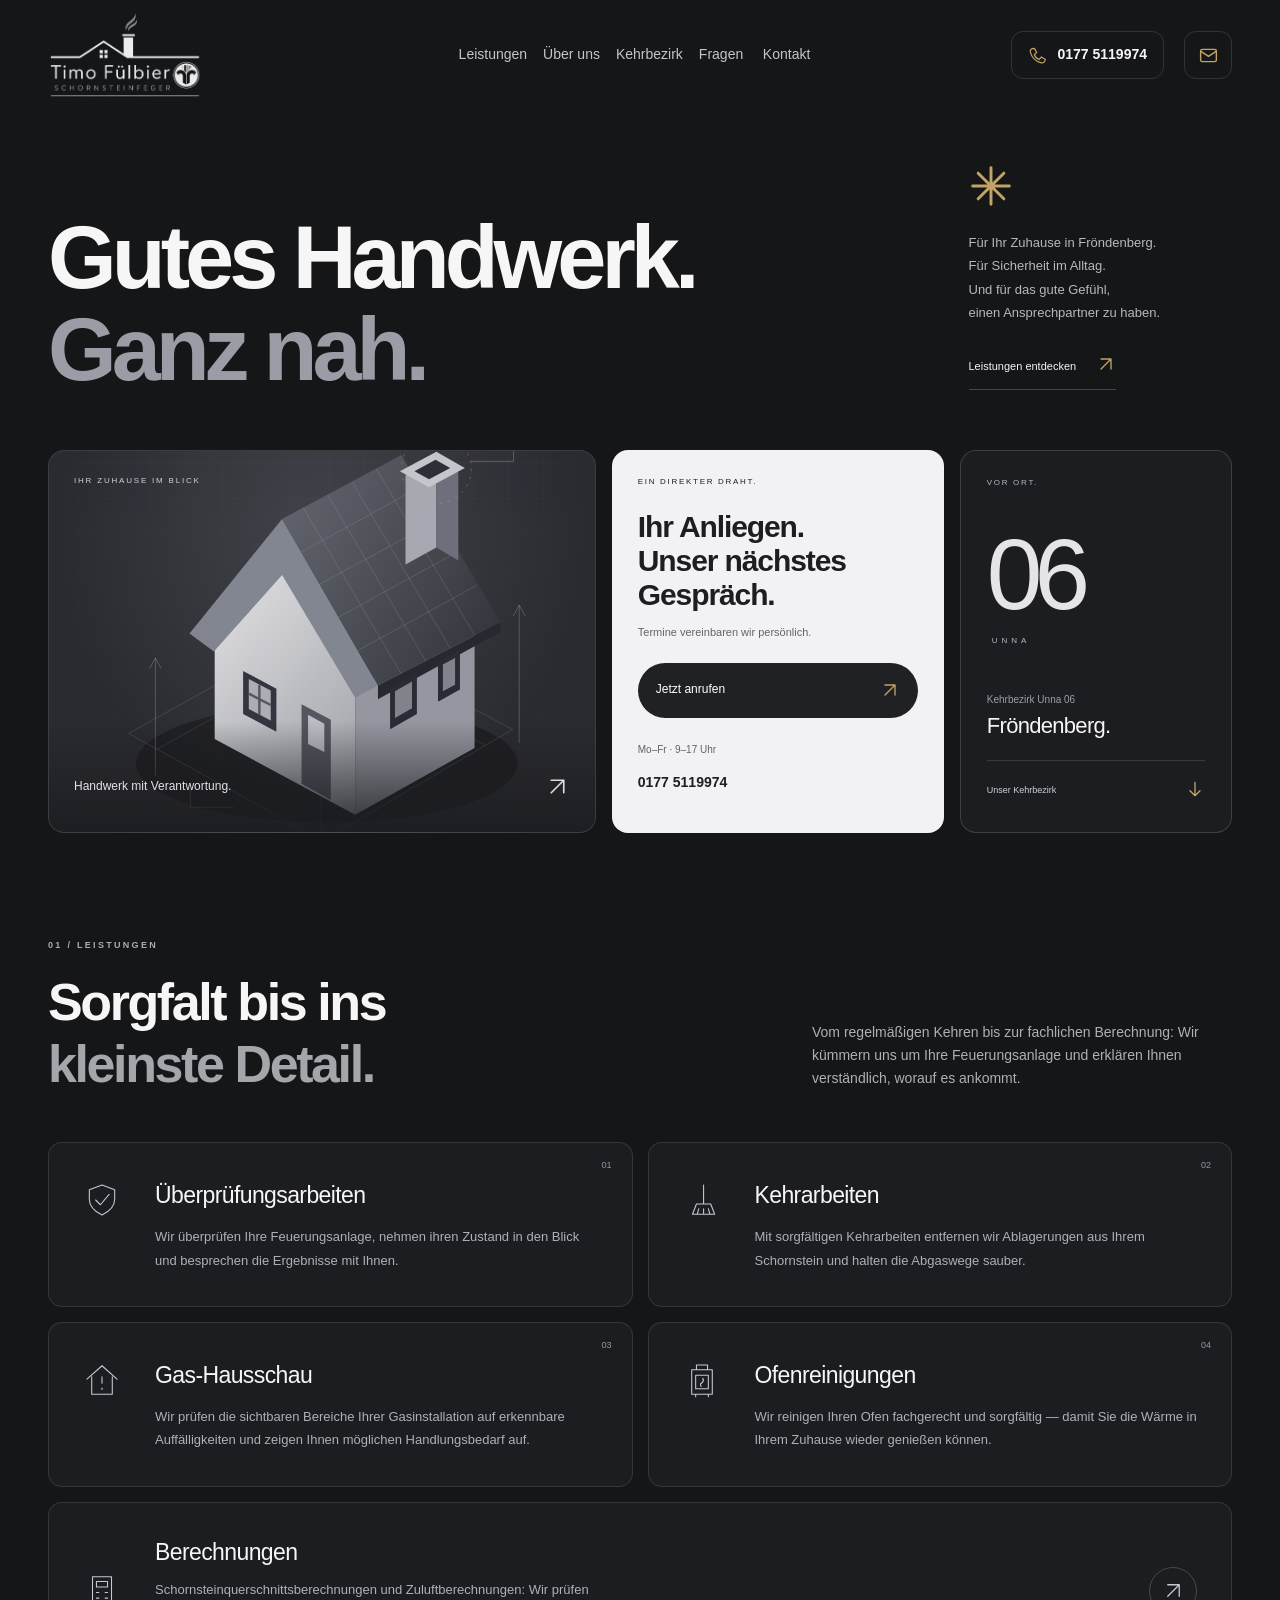
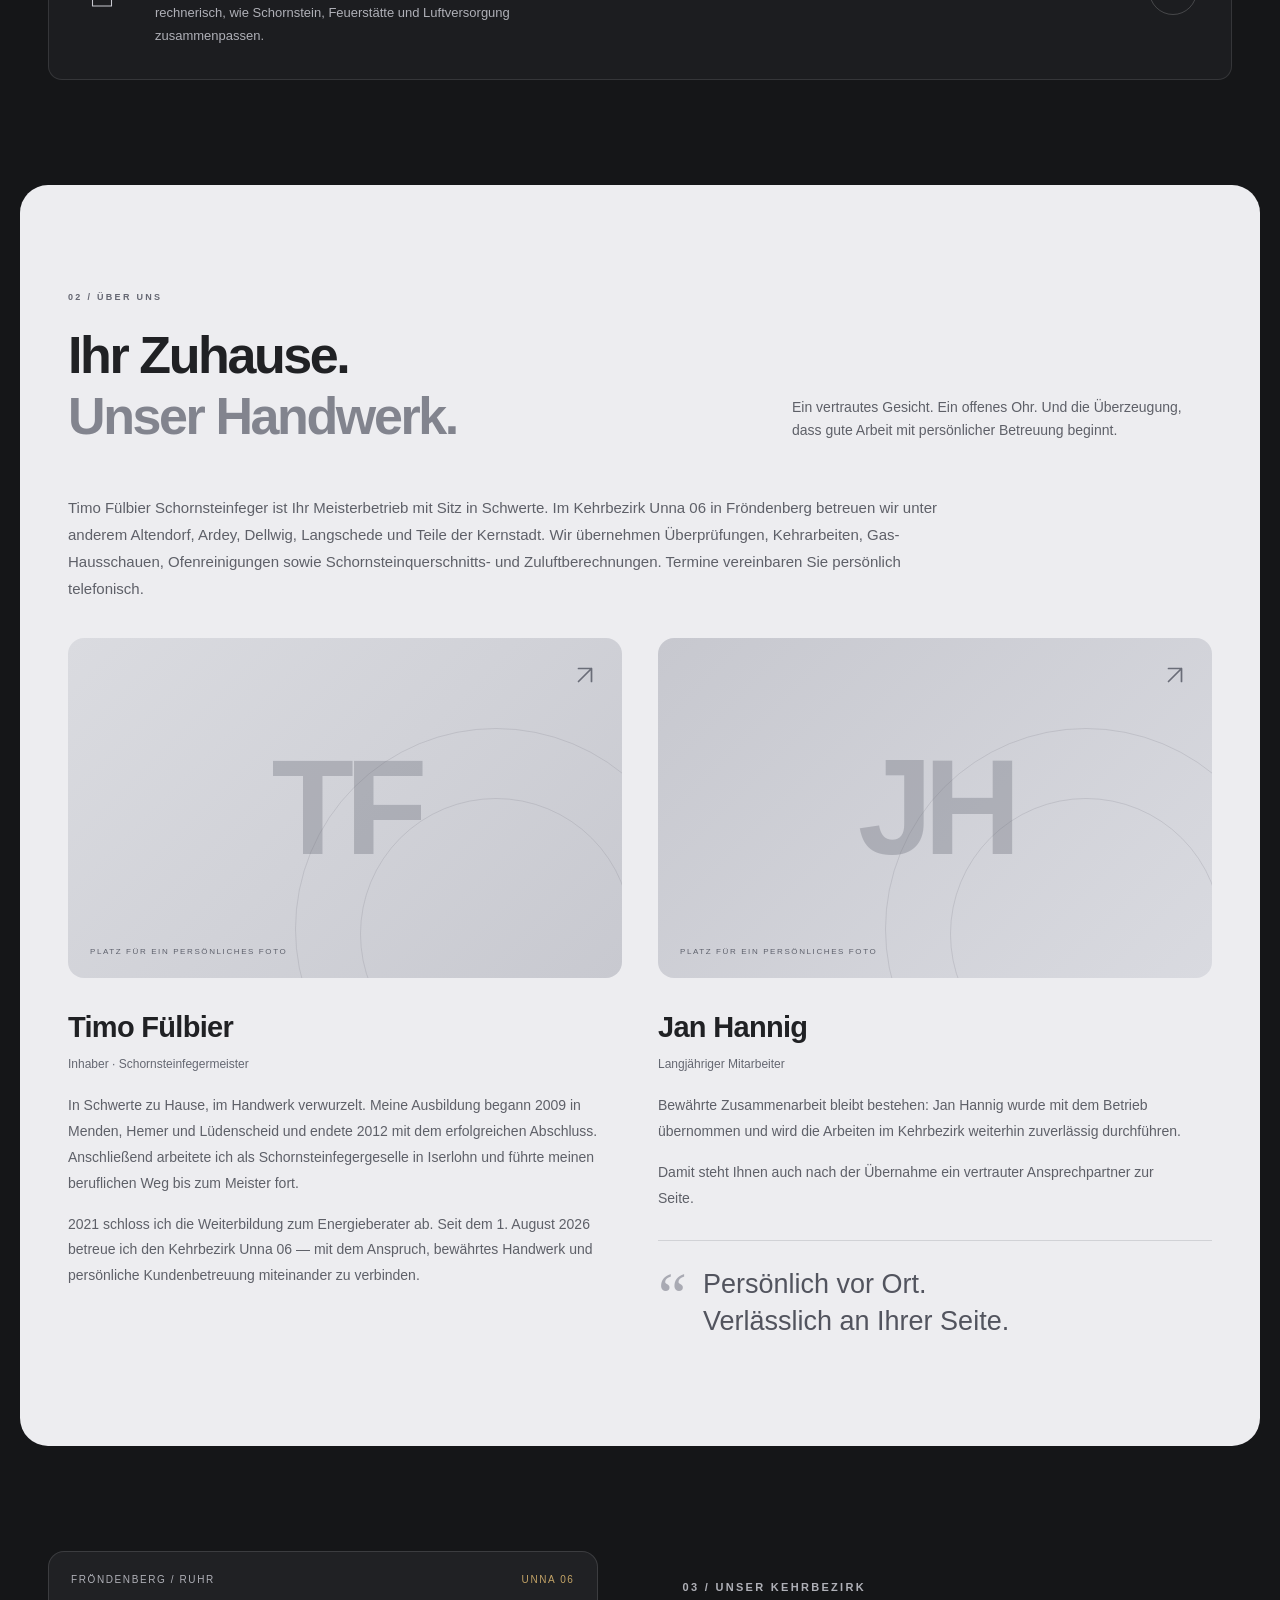
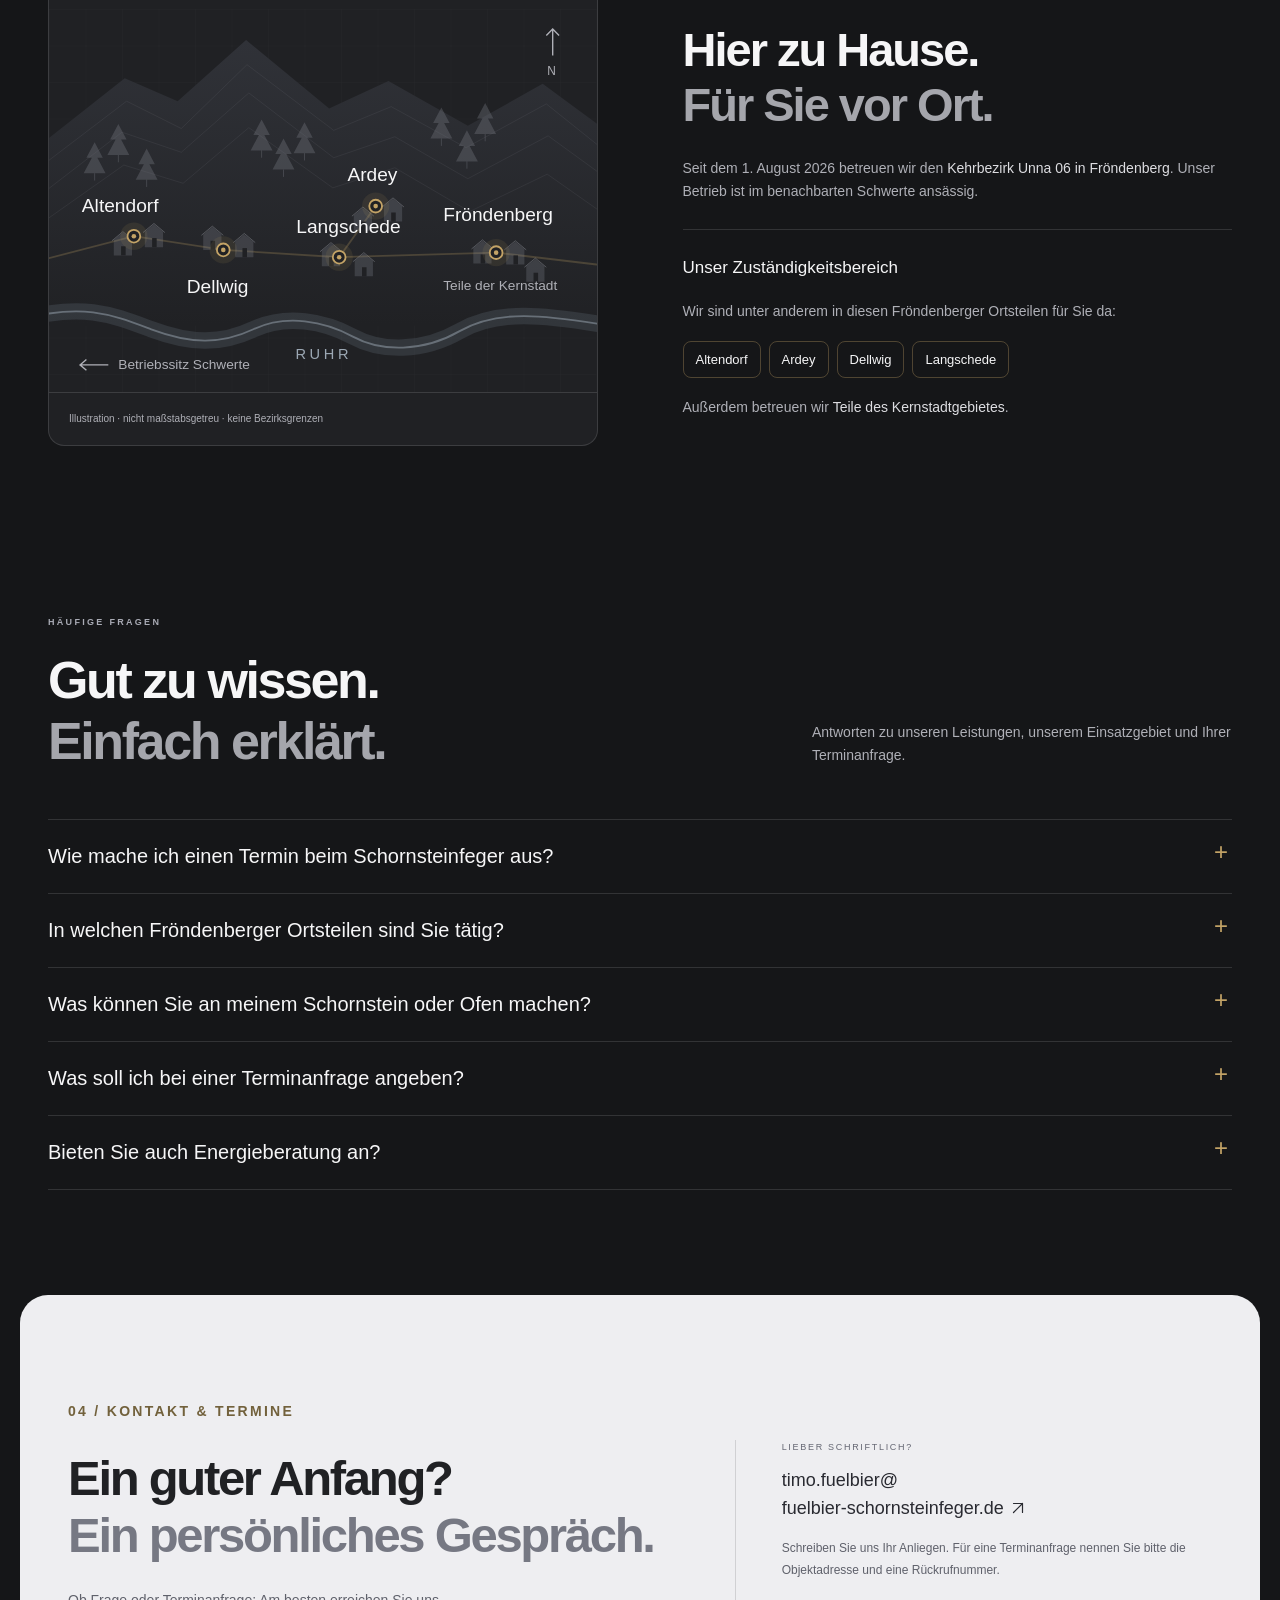
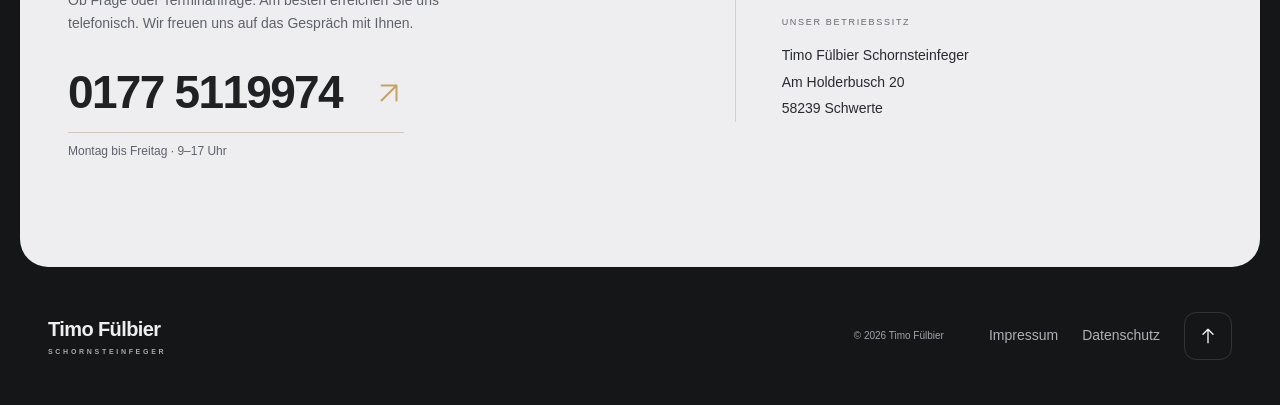
<file: index.html>
<!doctype html>
<html lang="de">
<head>
  <meta charset="utf-8">
  <meta name="viewport" content="width=device-width, initial-scale=1">
  <meta name="theme-color" content="#18191b">
  <meta name="description" content="Timo Fülbier: Ihr Schornsteinfegermeister für Unna 06 in Fröndenberg. Kehrarbeiten, Überprüfungen und Berechnungen. Termin: 0177 5119974.">
  <title>Schornsteinfeger Fröndenberg | Timo Fülbier</title>
  <link rel="canonical" href="https://fuelbier-schornsteinfeger.de/">
  <meta property="og:type" content="website">
  <meta property="og:locale" content="de_DE">
  <meta property="og:title" content="Schornsteinfeger Fröndenberg | Timo Fülbier">
  <meta property="og:description" content="Timo Fülbier: Ihr Schornsteinfegermeister für Unna 06 in Fröndenberg. Kehrarbeiten, Überprüfungen und Berechnungen. Termin: 0177 5119974.">
  <meta property="og:url" content="https://fuelbier-schornsteinfeger.de/">
  <script type="application/ld+json">
{
  "@context": "https://schema.org",
  "@type": "LocalBusiness",
  "@id": "https://fuelbier-schornsteinfeger.de/#betrieb",
  "name": "Timo Fülbier Schornsteinfeger",
  "url": "https://fuelbier-schornsteinfeger.de/",
  "logo": "https://fuelbier-schornsteinfeger.de/assets/logo-light.png",
  "image": "https://fuelbier-schornsteinfeger.de/assets/logo-light.png",
  "description": "Schornsteinfegermeister mit Betriebssitz in Schwerte für den Kehrbezirk Unna 06 in Fröndenberg.",
  "telephone": "+491775119974",
  "email": "timo.fuelbier@fuelbier-schornsteinfeger.de",
  "address": {
    "@type": "PostalAddress",
    "streetAddress": "Am Holderbusch 20",
    "postalCode": "58239",
    "addressLocality": "Schwerte",
    "addressCountry": "DE"
  },
  "areaServed": [
    {
      "@type": "Place",
      "name": "Fröndenberg-Altendorf"
    },
    {
      "@type": "Place",
      "name": "Fröndenberg-Ardey"
    },
    {
      "@type": "Place",
      "name": "Fröndenberg-Dellwig"
    },
    {
      "@type": "Place",
      "name": "Fröndenberg-Langschede"
    },
    {
      "@type": "Place",
      "name": "Teile des Fröndenberger Kernstadtgebietes"
    }
  ],
  "contactPoint": {
    "@type": "ContactPoint",
    "telephone": "+491775119974",
    "contactType": "Terminanfragen und Kundenbetreuung",
    "availableLanguage": "de",
    "hoursAvailable": {
      "@type": "OpeningHoursSpecification",
      "dayOfWeek": [
        "https://schema.org/Monday",
        "https://schema.org/Tuesday",
        "https://schema.org/Wednesday",
        "https://schema.org/Thursday",
        "https://schema.org/Friday"
      ],
      "opens": "09:00",
      "closes": "17:00"
    }
  },
  "hasOfferCatalog": {
    "@type": "OfferCatalog",
    "name": "Schornsteinfegerleistungen",
    "itemListElement": [
      {
        "@type": "Offer",
        "itemOffered": {
          "@type": "Service",
          "name": "Überprüfungsarbeiten",
          "provider": {
            "@id": "https://fuelbier-schornsteinfeger.de/#betrieb"
          }
        }
      },
      {
        "@type": "Offer",
        "itemOffered": {
          "@type": "Service",
          "name": "Kehrarbeiten",
          "provider": {
            "@id": "https://fuelbier-schornsteinfeger.de/#betrieb"
          }
        }
      },
      {
        "@type": "Offer",
        "itemOffered": {
          "@type": "Service",
          "name": "Gas-Hausschau",
          "provider": {
            "@id": "https://fuelbier-schornsteinfeger.de/#betrieb"
          }
        }
      },
      {
        "@type": "Offer",
        "itemOffered": {
          "@type": "Service",
          "name": "Ofenreinigungen",
          "provider": {
            "@id": "https://fuelbier-schornsteinfeger.de/#betrieb"
          }
        }
      },
      {
        "@type": "Offer",
        "itemOffered": {
          "@type": "Service",
          "name": "Schornsteinquerschnittsberechnungen",
          "provider": {
            "@id": "https://fuelbier-schornsteinfeger.de/#betrieb"
          }
        }
      },
      {
        "@type": "Offer",
        "itemOffered": {
          "@type": "Service",
          "name": "Zuluftberechnungen",
          "provider": {
            "@id": "https://fuelbier-schornsteinfeger.de/#betrieb"
          }
        }
      }
    ]
  }
}
  </script>
  <link rel="icon" href="assets/mark.svg" type="image/svg+xml">
  <link rel="stylesheet" href="styles.css">
  <link rel="stylesheet" href="modern.css">
  <link rel="stylesheet" href="enhancements.css">
  <script src="script.js" defer></script>
</head>
<body>
  <a class="skip-link" href="#start">Zum Inhalt</a>
  <header class="header">
    <div class="header-inner">
      <a href="#start" class="brand" aria-label="Timo Fülbier Schornsteinfeger – Startseite"><img src="assets/logo-light.png" alt="Timo Fülbier Schornsteinfeger" width="1300" height="760"></a>
      <a class="mobile-header-call" href="tel:+491775119974" aria-label="Jetzt anrufen: 0177 5119974. Montag bis Freitag, 9 bis 17 Uhr" title="Anrufen · Mo–Fr, 9–17 Uhr"><svg class="ui-icon " viewBox="0 0 24 24" fill="none" stroke="currentColor" stroke-width="1.6" stroke-linecap="round" stroke-linejoin="round" aria-hidden="true" focusable="false"><path d="M7 3h3l2 5-3 2c1 3 2 4 5 5l2-3 5 2v3c0 3-3 4-6 3C9 18 6 15 4 9 3 6 4 3 7 3Z"/></svg></a>
      <a class="header-email" href="mailto:timo.fuelbier@fuelbier-schornsteinfeger.de" aria-label="E-Mail an Timo Fülbier schreiben" title="E-Mail schreiben"><svg class="ui-icon" viewBox="0 0 24 24" fill="none" stroke="currentColor" stroke-width="1.6" stroke-linecap="round" stroke-linejoin="round" aria-hidden="true" focusable="false"><rect x="3" y="5" width="18" height="14" rx="2"/><path d="m3 7 9 6 9-6"/></svg></a>
      <button class="menu-toggle" aria-expanded="false" aria-controls="navigation"><span>Menü</span><span class="burger" aria-hidden="true"></span></button>
      <nav id="navigation" aria-label="Hauptnavigation">
        <a href="#leistungen">Leistungen</a><a href="#team">Über uns</a><a href="#bezirk">Kehrbezirk</a><a href="#fragen">Fragen</a><a href="#kontakt">Kontakt</a>
      </nav>
      <a class="header-phone" href="tel:+491775119974"><svg viewBox="0 0 24 24" aria-hidden="true"><path d="m8 3 3 5-3 3c1 3 3 5 6 6l3-3 5 3c-1 4-3 5-6 4C9 19 5 15 3 8 2 5 4 3 8 3Z"/></svg>0177 5119974</a>
    </div>
  </header>
  <main>
    <section class="hero modern-hero" id="start" tabindex="-1">
      <div class="container">
        <div class="modern-intro">
          <div class="hero-main"><h1>Gutes Handwerk.<br><span>Ganz nah.</span></h1></div>
          <div class="modern-intro-aside"><span class="intro-cross" aria-hidden="true"><svg class="ui-icon star-icon" viewBox="0 0 24 24" fill="none" stroke="currentColor" stroke-width="1.6" stroke-linecap="round" stroke-linejoin="round" aria-hidden="true" focusable="false"><path d="M12 2v20M2 12h20M5 5l14 14M5 19 19 5"/></svg></span><p>Für Ihr Zuhause in Fröndenberg. <br>Für Sicherheit im Alltag. <br>Und für das gute Gefühl, <br>einen Ansprechpartner zu haben.</p><a class="text-link" href="#leistungen">Leistungen entdecken <span aria-hidden="true"><svg class="ui-icon " viewBox="0 0 24 24" fill="none" stroke="currentColor" stroke-width="1.6" stroke-linecap="round" stroke-linejoin="round" aria-hidden="true" focusable="false"><path d="M6 18 18 6M6 6h12v12"/></svg></span></a></div>
        </div>
        <div class="modern-feature-grid">
          <div class="modern-visual" aria-hidden="true"><span class="visual-tag">IHR ZUHAUSE IM BLICK</span><svg class="house" viewBox="0 0 600 610" fill="none">
            <defs>
              <linearGradient id="roof" x1="130" y1="220" x2="510" y2="420" gradientUnits="userSpaceOnUse"><stop stop-color="#72757e"/><stop offset="1" stop-color="#303239"/></linearGradient>
              <linearGradient id="wall" x1="190" y1="340" x2="440" y2="580" gradientUnits="userSpaceOnUse"><stop stop-color="#e0e0e3"/><stop offset="1" stop-color="#92959e"/></linearGradient>
              <linearGradient id="side" x1="385" y1="350" x2="500" y2="530"><stop stop-color="#9c9fa8"/><stop offset="1" stop-color="#4c4f59"/></linearGradient>
              <linearGradient id="smoke" x1="405" y1="80" x2="405" y2="230"><stop stop-color="#c8c9cf" stop-opacity="0"/><stop offset="1" stop-color="#c8c9cf" stop-opacity=".6"/></linearGradient>
              <pattern id="grid" width="44" height="44" patternUnits="userSpaceOnUse"><path d="M44 0H0V44" stroke="#ffffff" stroke-opacity=".035"/></pattern>
            </defs>
            <path fill="url(#grid)" d="M0 0h600v610H0z"/>
            <ellipse cx="306" cy="503" rx="235" ry="73" fill="#101113" opacity=".5"/>
            <path d="m62 466 234-130 239 125-234 137Z" stroke="#aeb0b8" stroke-opacity=".25"/>
            <path d="m96 486 201-112 204 106M299 597V464" stroke="#aeb0b8" stroke-opacity=".2"/>
            <path d="M168 350v123l173 93V410l-89-159Z" fill="url(#wall)"/>
            <path d="m341 410 147-84v158l-147 82Z" fill="url(#side)"/>
            <path d="m137 343 114-141 118 205-28 15-90-151-84 94Z" fill="#888c97"/>
            <path d="m251 202 147-79 122 206-151 78Z" fill="url(#roof)"/>
            <path d="m369 407 151-78v12l-151 83Z" fill="#272930"/>
            <g stroke="#b0b3bd" stroke-opacity=".26"><path d="m274 243 146-80M296 283l147-80M320 323l146-80M344 364l146-80"/><path d="m277 188 121 205M307 172l121 205M337 156l121 205M367 140l121 205"/></g>
            <path d="M403 258V148l38-20v109Z" fill="#b0b2bb"/><path d="m441 128 27 16v109l-27-16Z" fill="#727580"/><path d="m396 143 45-24 35 20-44 24Z" fill="#d0d1d7"/><path d="m414 143 26-14 18 10-26 14Z" fill="#2e3038"/>
            <path d="M436 124c-39-38 25-49-3-78M448 113c-25-26 28-38 3-65" stroke="url(#smoke)" stroke-width="5" stroke-linecap="round"/>
            <path d="m203 389 41 22v53l-41-22Z" fill="#343640"/><path d="m210 399 27 14v37l-27-14Z" fill="#d7d8de" opacity=".8"/><path d="m223 406 0 37m-13-26 27 14" stroke="#575a66" stroke-width="3"/>
            <path d="m275 430 36 19v99l-36-20Z" fill="#565963"/><path d="m283 443 20 11v35l-20-10Z" fill="#c6c8d0"/><path d="m384 411 33-18v49l-33 19Zm59-33 27-15v49l-27 15Z" fill="#292c34"/><path d="m390 414 21-12v33l-21 12Zm59-33 15-8v33l-15 8Z" fill="#c6c8d0" opacity=".6"/>
            <path d="M95 518V373m0 0-7 13m7-13 7 13M543 478V308m0 0-7 13m7-13 7 13" stroke="#aeb0b8" stroke-opacity=".45"/>
            <circle cx="441" cy="140" r="43" stroke="#c3a366" stroke-opacity=".5" stroke-dasharray="3 7"/>
            <path d="M483 131h53V83" stroke="#c3a366" stroke-opacity=".5"/><circle cx="536" cy="83" r="3" fill="#c3a366"/>
            <path d="M191 557h-53v-23" stroke="#c3a366" stroke-opacity=".4"/>
          </svg><div class="visual-caption"><span>Handwerk mit Verantwortung.</span><span><svg class="ui-icon " viewBox="0 0 24 24" fill="none" stroke="currentColor" stroke-width="1.6" stroke-linecap="round" stroke-linejoin="round" aria-hidden="true" focusable="false"><path d="M6 18 18 6M6 6h12v12"/></svg></span></div></div>
          <div class="modern-contact-tile"><span class="tile-topline">EIN DIREKTER DRAHT.</span><div><h2>Ihr Anliegen.<br>Unser nächstes<br>Gespräch.</h2><p>Termine vereinbaren wir persönlich.</p></div><a class="tile-call" href="tel:+491775119974">Jetzt anrufen <span aria-hidden="true"><svg class="ui-icon " viewBox="0 0 24 24" fill="none" stroke="currentColor" stroke-width="1.6" stroke-linecap="round" stroke-linejoin="round" aria-hidden="true" focusable="false"><path d="M6 18 18 6M6 6h12v12"/></svg></span></a><span class="tile-hours">Mo–Fr · 9–17 Uhr<br><a href="tel:+491775119974">0177 5119974</a></span></div>
          <a class="modern-district-tile" href="#bezirk"><span class="tile-topline">VOR ORT.</span><strong aria-hidden="true">06<span>UNNA</span></strong><div><span>Kehrbezirk Unna 06</span><h2>Fröndenberg.</h2><span class="district-tile-bottom">Unser Kehrbezirk <span aria-hidden="true"><svg class="ui-icon " viewBox="0 0 24 24" fill="none" stroke="currentColor" stroke-width="1.6" stroke-linecap="round" stroke-linejoin="round" aria-hidden="true" focusable="false"><path d="M12 4v16m-6-6 6 6 6-6"/></svg></span></span></div></a>
        </div>
      </div>
    </section>
<section class="section container" id="leistungen">
      <div class="section-head"><div><p class="eyebrow">01 / LEISTUNGEN</p><h2>Sorgfalt bis ins<br><span>kleinste Detail.</span></h2></div><p>Vom regelmäßigen Kehren bis zur fachlichen Berechnung: Wir kümmern uns um Ihre Feuerungsanlage und erklären Ihnen verständlich, worauf es ankommt.</p></div>
      <div class="services">
        <article class="service"><span class="service-number">01</span><svg viewBox="0 0 48 48" aria-hidden="true"><path d="m24 5 16 6v12c0 10-8 16-16 20C16 39 8 33 8 23V11Z"/><path d="m16 24 6 6 11-13"/></svg><h3>Überprüfungsarbeiten</h3><p>Wir überprüfen Ihre Feuerungsanlage, nehmen ihren Zustand in den Blick und besprechen die Ergebnisse mit Ihnen.</p></article>
        <article class="service"><span class="service-number">02</span><svg viewBox="0 0 48 48" aria-hidden="true"><path d="M26 5v24M17 29h18l5 13H12Z M20 35l-2 7m8-7v7m6-7 2 7"/></svg><h3>Kehrarbeiten</h3><p>Mit sorgfältigen Kehrarbeiten entfernen wir Ablagerungen aus Ihrem Schornstein und halten die Abgaswege sauber.</p></article>
        <article class="service"><span class="service-number">03</span><svg viewBox="0 0 48 48" aria-hidden="true"><path d="m5 23 19-17 19 17M11 20v22h26V20M24 20v8m0 6v2"/></svg><h3>Gas-Hausschau</h3><p>Wir prüfen die sichtbaren Bereiche Ihrer Gasinstallation auf erkennbare Auffälligkeiten und zeigen Ihnen möglichen Handlungsbedarf auf.</p></article>
        <article class="service"><span class="service-number">04</span><svg viewBox="0 0 48 48" aria-hidden="true"><path d="M11 11h26v31H11ZM17 11V5h14v6M16 42v3m16-3v3M16 18h16v17H16Z"/><path d="M25 22c4 6-6 5-2 10"/></svg><h3>Ofenreinigungen</h3><p>Wir reinigen Ihren Ofen fachgerecht und sorgfältig — damit Sie die Wärme in Ihrem Zuhause wieder genießen können.</p></article>
        <article class="service service-wide"><span class="service-number">05</span><svg viewBox="0 0 48 48" aria-hidden="true"><path d="M12 6h24v37H12ZM17 12h14v7H17Zm0 14h3m8 0h3m-14 7h3m8 0h3"/></svg><div><h3>Berechnungen</h3><p>Schornsteinquerschnittsberechnungen und Zuluftberechnungen: Wir prüfen rechnerisch, wie Schornstein, Feuerstätte und Luftversorgung zusammenpassen.</p></div><a class="round-link" href="#kontakt" aria-label="Kontakt für Berechnungen aufnehmen"><svg class="ui-icon " viewBox="0 0 24 24" fill="none" stroke="currentColor" stroke-width="1.6" stroke-linecap="round" stroke-linejoin="round" aria-hidden="true" focusable="false"><path d="M6 18 18 6M6 6h12v12"/></svg></a></article>
      </div>
    </section>
    <section class="team-section" id="team"><div class="container section">
      <div class="section-head"><div><p class="eyebrow">02 / ÜBER UNS</p><h2>Ihr Zuhause.<br><span>Unser Handwerk.</span></h2></div><p>Ein vertrautes Gesicht. Ein offenes Ohr. Und die Überzeugung, dass gute Arbeit mit persönlicher Betreuung beginnt.</p></div>
      <p class="team-intro">Timo Fülbier Schornsteinfeger ist Ihr Meisterbetrieb mit Sitz in Schwerte. Im Kehrbezirk Unna 06 in Fröndenberg betreuen wir unter anderem Altendorf, Ardey, Dellwig, Langschede und Teile der Kernstadt. Wir übernehmen Überprüfungen, Kehrarbeiten, Gas-Hausschauen, Ofenreinigungen sowie Schornsteinquerschnitts- und Zuluftberechnungen. Termine vereinbaren Sie persönlich telefonisch.</p>
      <div class="team-grid">
        <article class="person"><div class="portrait"><span class="portrait-initials" aria-hidden="true">TF</span><span class="portrait-note">PLATZ FÜR EIN PERSÖNLICHES FOTO</span><span class="portrait-corner" aria-hidden="true"><svg class="ui-icon " viewBox="0 0 24 24" fill="none" stroke="currentColor" stroke-width="1.6" stroke-linecap="round" stroke-linejoin="round" aria-hidden="true" focusable="false"><path d="M6 18 18 6M6 6h12v12"/></svg></span></div><div class="person-heading"><h3>Timo Fülbier</h3><span>Inhaber · Schornsteinfegermeister</span></div><p>In Schwerte zu Hause, im Handwerk verwurzelt. Meine Ausbildung begann 2009 in Menden, Hemer und Lüdenscheid und endete 2012 mit dem erfolgreichen Abschluss. Anschließend arbeitete ich als Schornsteinfegergeselle in Iserlohn und führte meinen beruflichen Weg bis zum Meister fort.</p><p>2021 schloss ich die Weiterbildung zum Energieberater ab. Seit dem 1. August 2026 betreue ich den Kehrbezirk Unna 06 — mit dem Anspruch, bewährtes Handwerk und persönliche Kundenbetreuung miteinander zu verbinden.</p></article>
        <article class="person"><div class="portrait portrait-jan"><span class="portrait-initials" aria-hidden="true">JH</span><span class="portrait-note">PLATZ FÜR EIN PERSÖNLICHES FOTO</span><span class="portrait-corner" aria-hidden="true"><svg class="ui-icon " viewBox="0 0 24 24" fill="none" stroke="currentColor" stroke-width="1.6" stroke-linecap="round" stroke-linejoin="round" aria-hidden="true" focusable="false"><path d="M6 18 18 6M6 6h12v12"/></svg></span></div><div class="person-heading"><h3>Jan Hannig</h3><span>Langjähriger Mitarbeiter</span></div><p>Bewährte Zusammenarbeit bleibt bestehen: Jan Hannig wurde mit dem Betrieb übernommen und wird die Arbeiten im Kehrbezirk weiterhin zuverlässig durchführen.</p><p>Damit steht Ihnen auch nach der Übernahme ein vertrauter Ansprechpartner zur Seite.</p><div class="person-quote"><span aria-hidden="true">“</span>Persönlich vor Ort.<br>Verlässlich an Ihrer Seite.</div></article>
      </div>
    </div></section>
    <section class="section container district-section" id="bezirk">
      <figure class="district-map district-illustration"><div class="district-map-heading"><span>FRÖNDENBERG / RUHR</span><span>UNNA 06</span></div><svg class="district-landscape" viewBox="0 0 600 420" role="img" aria-labelledby="district-landscape-title district-landscape-desc"><title id="district-landscape-title">Unsere Ortsteile entlang der Ruhr</title><desc id="district-landscape-desc">Stilisierte Landschaft mit Altendorf, Dellwig, Langschede, Ardey und Teilen der Fröndenberger Kernstadt. Die Ruhr verläuft südlich der Ortsteile. Schwerte liegt weiter westlich. Die Illustration zeigt keine verbindlichen Grenzen oder maßstabsgetreuen Entfernungen.</desc><defs><linearGradient id="district-ground" x1="0" y1="0" x2="0" y2="1"><stop stop-color="#303238"/><stop offset="1" stop-color="#202124"/></linearGradient><pattern id="district-grid" width="40" height="40" patternUnits="userSpaceOnUse"><path d="M40 0H0V40" fill="none" stroke="#fff" stroke-opacity=".025"/></pattern><g id="district-tree"><path d="m0 0-9 17h6l-9 17h24L3 17h6Z" fill="#777b83" fill-opacity=".35"/><path d="M0 34v8" stroke="#777b83" stroke-opacity=".4"/></g><g id="district-house"><path d="m0 9 10-8 10 8v17H0Z" fill="#868992" fill-opacity=".27"/><path d="m-2 10 12-10 12 10" fill="none" stroke="#a9abb3" stroke-opacity=".4"/><path d="M8 26V16h5v10" fill="#202124"/></g><g id="district-pin"><circle r="15" fill="#c3a366" fill-opacity=".1"/><circle r="7" fill="#202124" stroke="#c3a366" stroke-width="2"/><circle r="2.5" fill="#c3a366"/></g></defs><rect width="600" height="420" fill="url(#district-grid)"/><path d="M-20 157 83 76l58 25 75-67 91 75 65-30 87 49 82-46 79 58v207H-20Z" fill="url(#district-ground)"/><g fill="none" stroke="#a3a6ae" stroke-opacity=".1"><path d="M-20 181 85 101l60 30 72-70 95 72 63-26 82 45 88-48 75 60"/><path d="M-20 212 80 135l65 22 74-65 93 71 67-23 80 46 88-47 73 53"/><path d="M-20 243 82 171l65 20 72-61 92 66 68-22 82 48 85-41 74 52"/></g><g><use href="#district-tree" x="50" y="146"/><use href="#district-tree" x="76" y="126"/><use href="#district-tree" x="107" y="153"/><use href="#district-tree" x="233" y="121"/><use href="#district-tree" x="257" y="142"/><use href="#district-tree" x="280" y="124"/><use href="#district-tree" x="430" y="108"/><use href="#district-tree" x="458" y="133"/><use href="#district-tree" x="478" y="103"/></g><path d="M-30 340c68-18 99-5 142 11s76 17 112 0 78-9 109 8 77 17 117-6 88-20 180-3" fill="none" stroke="#72818d" stroke-opacity=".22" stroke-width="18"/><path d="M-30 340c68-18 99-5 142 11s76 17 112 0 78-9 109 8 77 17 117-6 88-20 180-3" fill="none" stroke="#9ca8b4" stroke-opacity=".5" stroke-width="2"/><path d="M0 273 93 249 191 264l127 8 40-56m-40 56 172-5 110 13" fill="none" stroke="#c3a366" stroke-opacity=".25" stroke-width="2" stroke-linecap="round"/><g><use href="#district-house" x="71" y="244"/><use href="#district-house" x="105" y="235"/><use href="#district-house" x="169" y="238"/><use href="#district-house" x="204" y="246"/><use href="#district-house" x="299" y="256"/><use href="#district-house" x="335" y="267"/><use href="#district-house" x="334" y="217"/><use href="#district-house" x="367" y="207"/><use href="#district-house" x="465" y="253"/><use href="#district-house" x="501" y="254"/><use href="#district-house" x="523" y="273"/></g><g><use href="#district-pin" x="93" y="249"/><use href="#district-pin" x="191" y="264"/><use href="#district-pin" x="318" y="272"/><use href="#district-pin" x="358" y="216"/><use href="#district-pin" x="490" y="267"/></g><g fill="#f6f6f7" font-family="Segoe UI,Arial,sans-serif" font-size="21" font-weight="500"><text x="36" y="223">Altendorf</text><text x="151" y="311">Dellwig</text><text x="271" y="245">Langschede</text><text x="327" y="189">Ardey</text><text x="432" y="232">Fröndenberg</text></g><text x="432" y="308" fill="#afb0b7" font-family="Segoe UI,Arial,sans-serif" font-size="15">Teile der Kernstadt</text><text x="270" y="384" fill="#9ca8b4" font-family="Segoe UI,Arial,sans-serif" font-size="16" letter-spacing="4">RUHR</text><g fill="none" stroke="#afb0b7" stroke-width="1.5"><path d="M552 51V22m-7 7 7-7 7 7"/><path d="M65 390H34m7-6-7 6 7 6"/></g><text x="546" y="72" fill="#afb0b7" font-family="Segoe UI,Arial,sans-serif" font-size="13">N</text><text x="76" y="395" fill="#afb0b7" font-family="Segoe UI,Arial,sans-serif" font-size="15">Betriebssitz Schwerte</text></svg><figcaption>Illustration · nicht maßstabsgetreu · keine Bezirksgrenzen</figcaption></figure>
      <div class="district-copy"><p class="eyebrow">03 / UNSER KEHRBEZIRK</p><h2>Hier zu Hause.<br><span>Für Sie vor Ort.</span></h2><p>Seit dem 1. August 2026 betreuen wir den <strong>Kehrbezirk Unna 06 in Fröndenberg</strong>. Unser Betrieb ist im benachbarten Schwerte ansässig.</p><div class="district-coverage"><h3>Unser Zuständigkeitsbereich</h3><p>Wir sind unter anderem in diesen Fröndenberger Ortsteilen für Sie da:</p><ul><li>Altendorf</li><li>Ardey</li><li>Dellwig</li><li>Langschede</li></ul><p class="district-core">Außerdem betreuen wir <strong>Teile des Kernstadtgebietes</strong>.</p></div></div>
    </section>
    <section class="section container faq-section" id="fragen" aria-labelledby="faq-title"><div class="section-head"><div><p class="eyebrow">HÄUFIGE FRAGEN</p><h2 id="faq-title">Gut zu wissen.<br><span>Einfach erklärt.</span></h2></div><p>Antworten zu unseren Leistungen, unserem Einsatzgebiet und Ihrer Terminanfrage.</p></div><div class="faq-list"><details><summary><h3>Wie mache ich einen Termin beim Schornsteinfeger aus?</h3></summary><p>Rufen Sie Timo Fülbier unter <a href="tel:+491775119974">0177 5119974</a> an. Wir sind Montag bis Freitag von 9 bis 17 Uhr telefonisch erreichbar und vereinbaren Termine persönlich. Alternativ schreiben Sie eine <a href="mailto:timo.fuelbier@fuelbier-schornsteinfeger.de">E-Mail</a> mit Objektadresse und Rückrufnummer.</p></details>
<details><summary><h3>In welchen Fröndenberger Ortsteilen sind Sie tätig?</h3></summary><p>Wir betreuen den Kehrbezirk Unna 06 in Fröndenberg. Unser Zuständigkeitsbereich umfasst unter anderem Altendorf, Ardey, Dellwig, Langschede sowie Teile des Kernstadtgebietes. Unser Betriebssitz ist in Schwerte.</p></details>
<details><summary><h3>Was können Sie an meinem Schornstein oder Ofen machen?</h3></summary><p>Wir übernehmen Überprüfungsarbeiten, Kehrarbeiten, Gas-Hausschauen und Ofenreinigungen. Außerdem erstellen wir Schornsteinquerschnittsberechnungen und Zuluftberechnungen, um das Zusammenspiel von Schornstein, Feuerstätte und Luftversorgung rechnerisch zu prüfen.</p></details>
<details><summary><h3>Was soll ich bei einer Terminanfrage angeben?</h3></summary><p>Nennen Sie uns bitte die Adresse des Hauses, Ihr Anliegen und eine Telefonnummer für den Rückruf. So können wir mit Ihnen die nächsten Schritte und einen passenden Termin besprechen.</p></details>
<details><summary><h3>Bieten Sie auch Energieberatung an?</h3></summary><p>Timo Fülbier hat die Weiterbildung zum Energieberater 2021 erfolgreich abgeschlossen. Auf dieser Webseite führen wir dies als Qualifikation auf. Energieberatung ist aktuell keine hier angebotene Dienstleistung.</p></details></div></section>
    <section class="contact-section" id="kontakt"><div class="container section contact-grid"><div><p class="eyebrow">04 / KONTAKT & TERMINE</p><h2>Ein guter Anfang?<br><span>Ein persönliches Gespräch.</span></h2><p>Ob Frage oder Terminanfrage: Am besten erreichen Sie uns telefonisch. Wir freuen uns auf das Gespräch mit Ihnen.</p><a class="contact-number" href="tel:+491775119974">0177 5119974 <span aria-hidden="true"><svg class="ui-icon " viewBox="0 0 24 24" fill="none" stroke="currentColor" stroke-width="1.6" stroke-linecap="round" stroke-linejoin="round" aria-hidden="true" focusable="false"><path d="M6 18 18 6M6 6h12v12"/></svg></span></a><p class="contact-hours">Montag bis Freitag · 9–17 Uhr</p></div><div class="contact-details"><div><span class="detail-label">LIEBER SCHRIFTLICH?</span><a class="email" href="mailto:timo.fuelbier@fuelbier-schornsteinfeger.de">timo.fuelbier@<br>fuelbier-schornsteinfeger.de <span aria-hidden="true"><svg class="ui-icon " viewBox="0 0 24 24" fill="none" stroke="currentColor" stroke-width="1.6" stroke-linecap="round" stroke-linejoin="round" aria-hidden="true" focusable="false"><path d="M6 18 18 6M6 6h12v12"/></svg></span></a><p>Schreiben Sie uns Ihr Anliegen. Für eine Terminanfrage nennen Sie bitte die Objektadresse und eine Rückrufnummer.</p></div><div><span class="detail-label">UNSER BETRIEBSSITZ</span><address>Timo Fülbier Schornsteinfeger<br>Am Holderbusch 20<br>58239 Schwerte</address></div></div></div></section>
  </main>
  <footer class="footer container"><a href="#start" class="footer-name">Timo Fülbier<span>SCHORNSTEINFEGER</span></a><span class="copyright">© 2026 Timo Fülbier</span><div class="footer-links"><a href="impressum.html">Impressum</a><a href="datenschutz.html">Datenschutz</a><a class="footer-top" href="#start" aria-label="Zurück zum Seitenanfang"><svg class="ui-icon " viewBox="0 0 24 24" fill="none" stroke="currentColor" stroke-width="1.6" stroke-linecap="round" stroke-linejoin="round" aria-hidden="true" focusable="false"><path d="M12 20V4m-6 6 6-6 6 6"/></svg></a></div></footer>
</body>
</html>
</file>
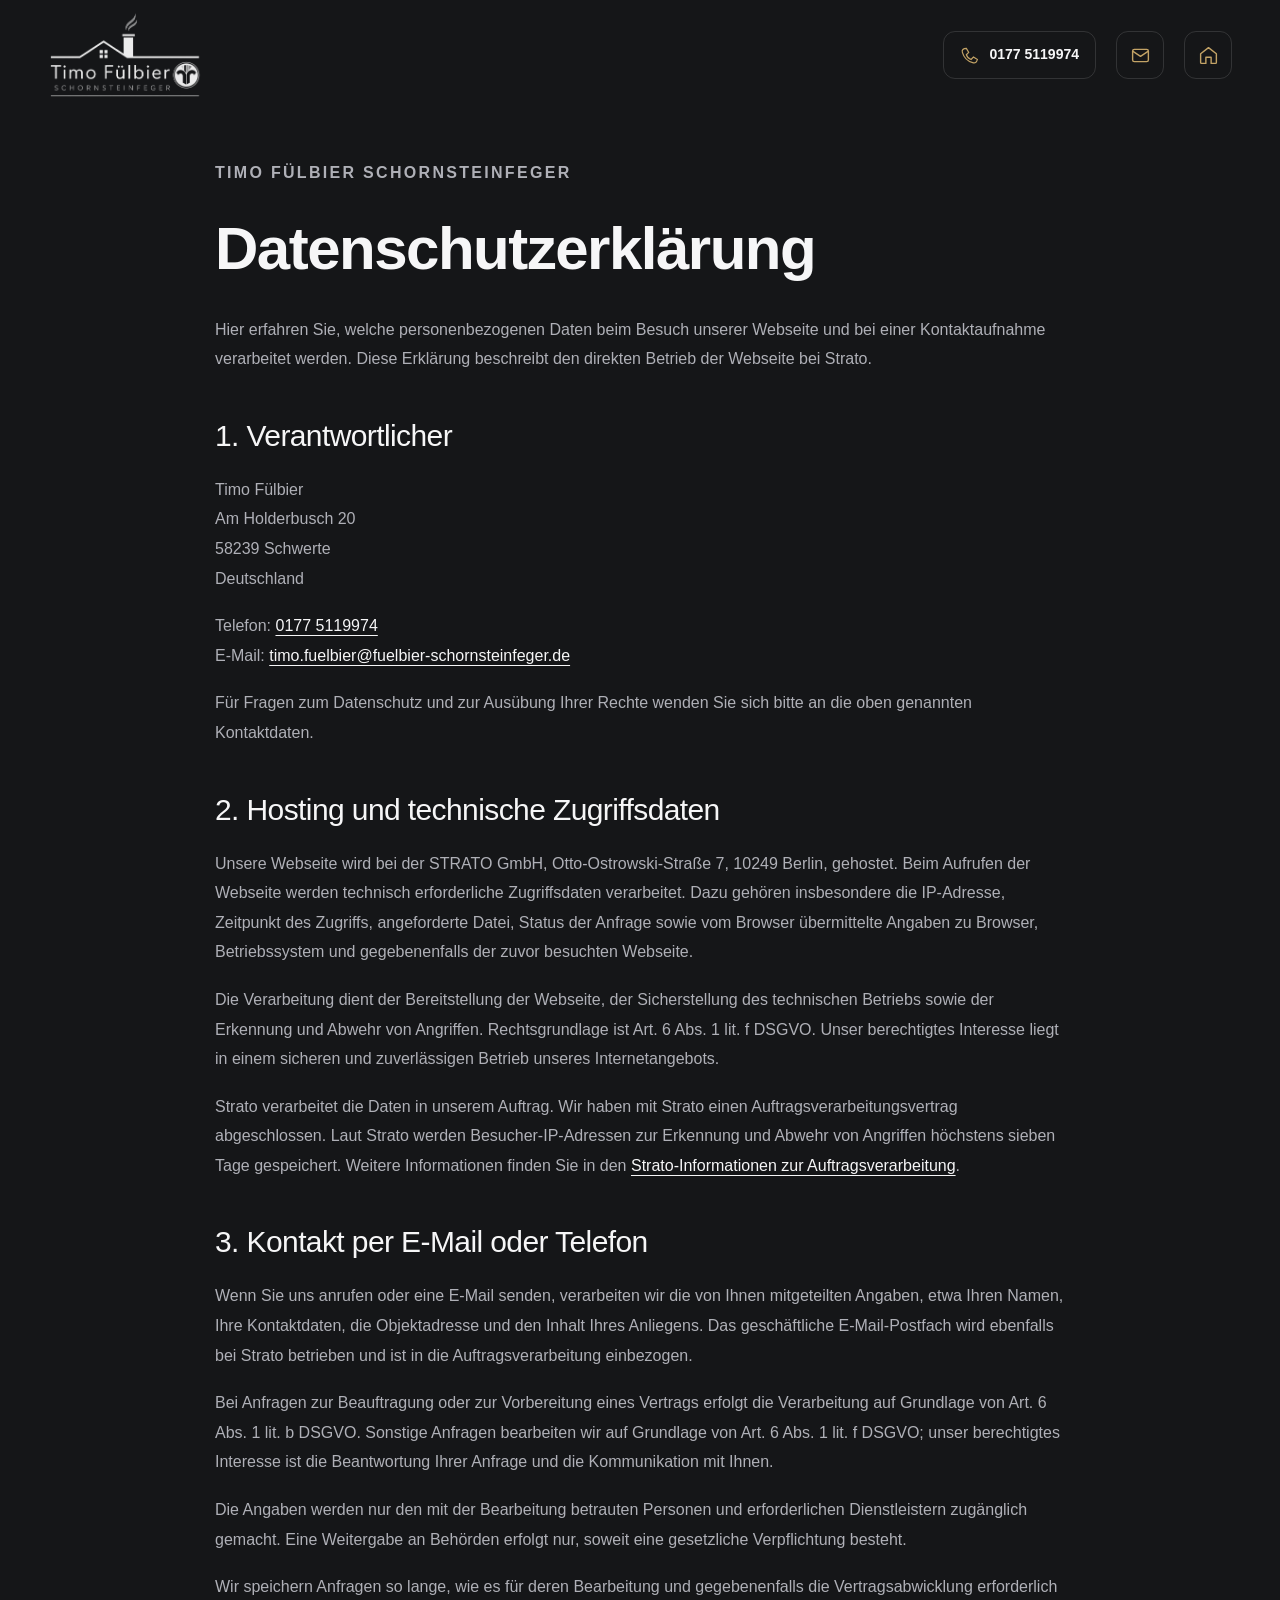
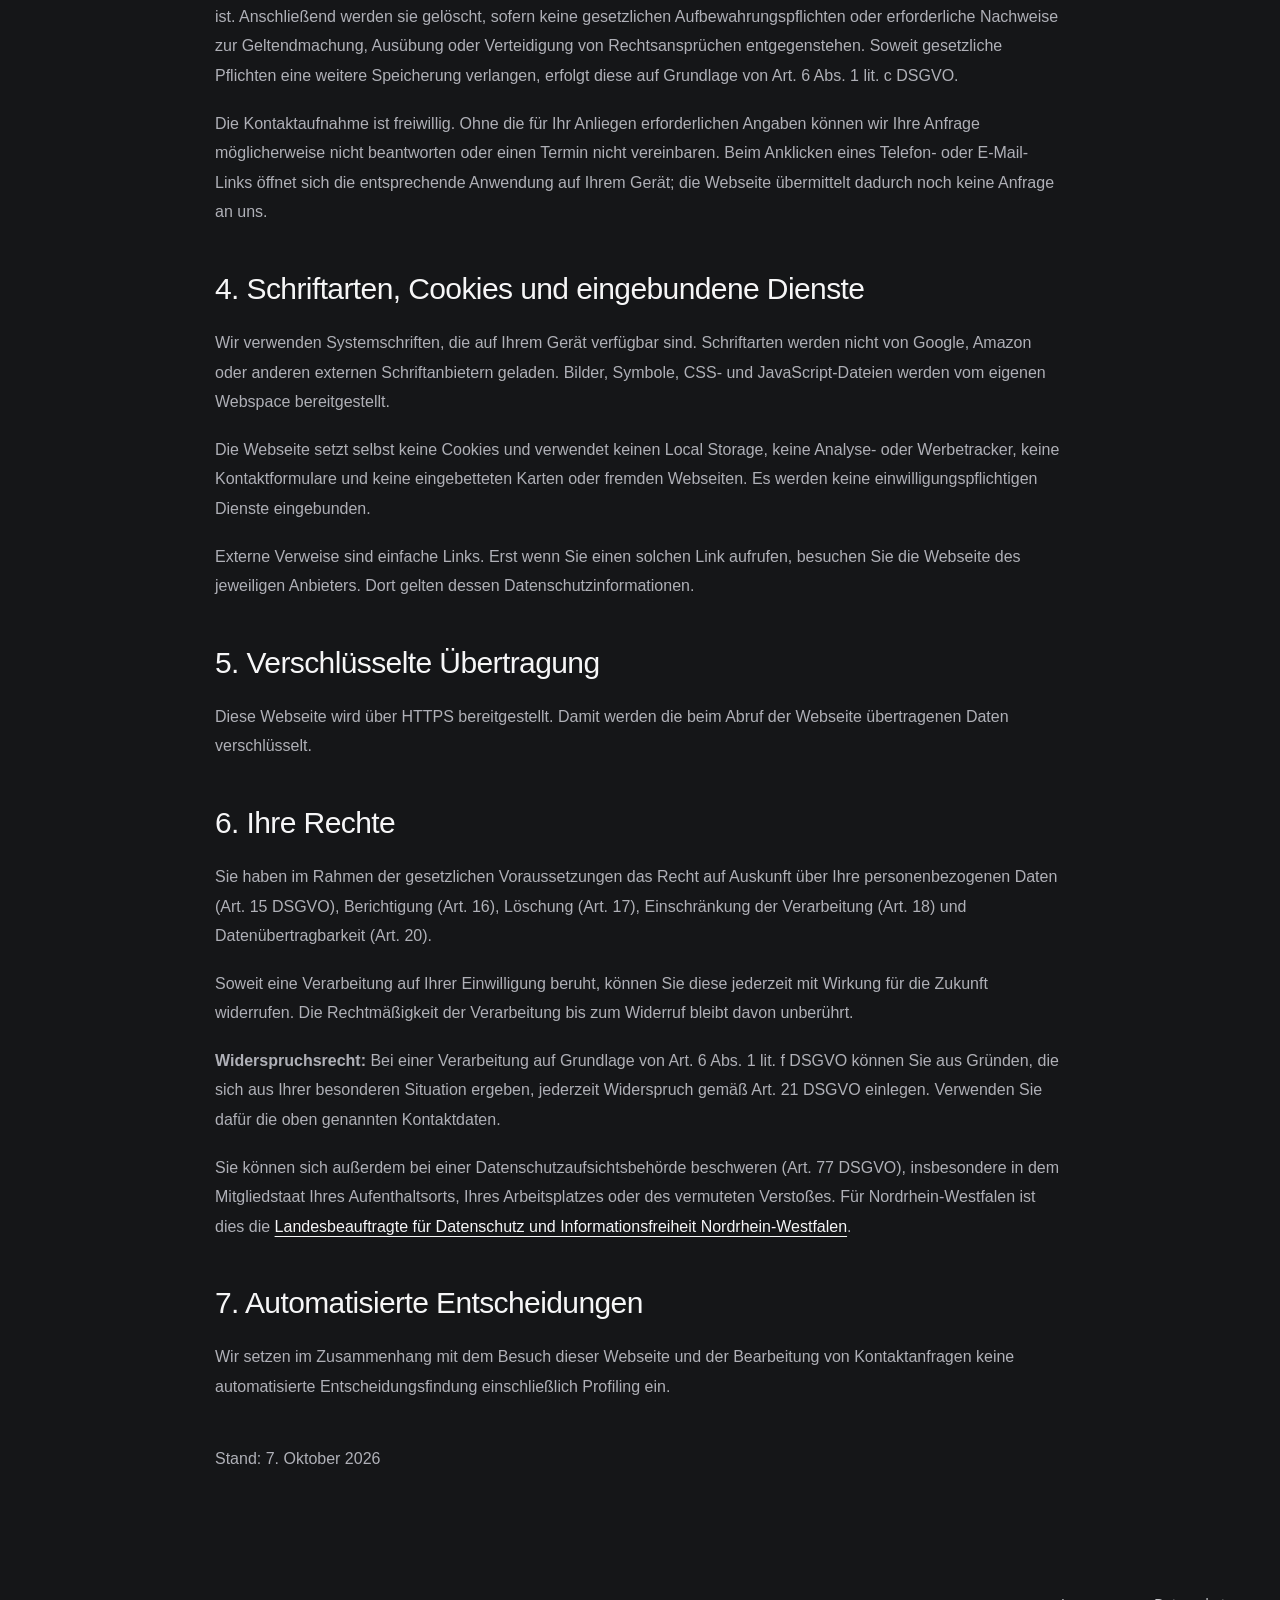
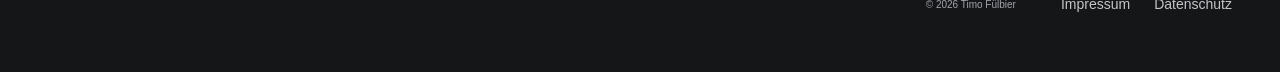
<file: datenschutz.html>
<!doctype html>
<html lang="de"><head><meta charset="utf-8"><meta name="viewport" content="width=device-width, initial-scale=1"><meta name="theme-color" content="#18191b"><title>Datenschutzerklärung | Timo Fülbier Schornsteinfeger</title><meta name="description" content="Datenschutzerklärung von Timo Fülbier Schornsteinfeger, Am Holderbusch 20, 58239 Schwerte."><link rel="canonical" href="https://fuelbier-schornsteinfeger.de/datenschutz.html"><link rel="icon" type="image/svg+xml" href="assets/mark.svg"><link rel="stylesheet" href="styles.css"><link rel="stylesheet" href="modern.css"><link rel="stylesheet" href="enhancements.css"></head>
<body class="legal-page"><a class="skip-link" href="#inhalt">Zum Inhalt</a><header class="header legal-site-header">
    <div class="header-inner">
      <a href="index.html#start" class="brand" aria-label="Timo Fülbier Schornsteinfeger – Startseite"><img src="assets/logo-light.png" alt="Timo Fülbier Schornsteinfeger" width="1300" height="760"></a>
      <a class="mobile-header-call" href="tel:+491775119974" aria-label="Jetzt anrufen: 0177 5119974. Montag bis Freitag, 9 bis 17 Uhr" title="Anrufen · Mo–Fr, 9–17 Uhr"><svg class="ui-icon " viewBox="0 0 24 24" fill="none" stroke="currentColor" stroke-width="1.6" stroke-linecap="round" stroke-linejoin="round" aria-hidden="true" focusable="false"><path d="M7 3h3l2 5-3 2c1 3 2 4 5 5l2-3 5 2v3c0 3-3 4-6 3C9 18 6 15 4 9 3 6 4 3 7 3Z"/></svg></a>
      <a class="header-email" href="mailto:timo.fuelbier@fuelbier-schornsteinfeger.de" aria-label="E-Mail an Timo Fülbier schreiben" title="E-Mail schreiben"><svg class="ui-icon" viewBox="0 0 24 24" fill="none" stroke="currentColor" stroke-width="1.6" stroke-linecap="round" stroke-linejoin="round" aria-hidden="true" focusable="false"><rect x="3" y="5" width="18" height="14" rx="2"/><path d="m3 7 9 6 9-6"/></svg></a>
      <a class="header-home" href="index.html#start" aria-label="Zur Startseite" title="Zur Startseite"><svg class="ui-icon" viewBox="0 0 24 24" fill="none" stroke="currentColor" stroke-width="1.6" stroke-linecap="round" stroke-linejoin="round" aria-hidden="true" focusable="false"><path d="m3 10 9-7 9 7v10a1 1 0 0 1-1 1h-5v-7H9v7H4a1 1 0 0 1-1-1Z"/></svg></a>
      <a class="header-phone" href="tel:+491775119974"><svg viewBox="0 0 24 24" aria-hidden="true"><path d="m8 3 3 5-3 3c1 3 3 5 6 6l3-3 5 3c-1 4-3 5-6 4C9 19 5 15 3 8 2 5 4 3 8 3Z"/></svg>0177 5119974</a>
    </div>
  </header><main class="legal-content container" id="inhalt"><p class="eyebrow">TIMO FÜLBIER SCHORNSTEINFEGER</p><h1>Datenschutzerklärung</h1><p class="legal-intro">Hier erfahren Sie, welche personenbezogenen Daten beim Besuch unserer Webseite und bei einer Kontaktaufnahme verarbeitet werden. Diese Erklärung beschreibt den direkten Betrieb der Webseite bei Strato.</p>
<section><h2>1. Verantwortlicher</h2><p>Timo Fülbier<br>Am Holderbusch 20<br>58239 Schwerte<br>Deutschland</p><p>Telefon: <a href="tel:+491775119974">0177 5119974</a><br>E-Mail: <a href="mailto:timo.fuelbier@fuelbier-schornsteinfeger.de">timo.fuelbier@fuelbier-schornsteinfeger.de</a></p><p>Für Fragen zum Datenschutz und zur Ausübung Ihrer Rechte wenden Sie sich bitte an die oben genannten Kontaktdaten.</p></section>
<section><h2>2. Hosting und technische Zugriffsdaten</h2><p>Unsere Webseite wird bei der STRATO GmbH, Otto-Ostrowski-Straße 7, 10249 Berlin, gehostet. Beim Aufrufen der Webseite werden technisch erforderliche Zugriffsdaten verarbeitet. Dazu gehören insbesondere die IP-Adresse, Zeitpunkt des Zugriffs, angeforderte Datei, Status der Anfrage sowie vom Browser übermittelte Angaben zu Browser, Betriebssystem und gegebenenfalls der zuvor besuchten Webseite.</p><p>Die Verarbeitung dient der Bereitstellung der Webseite, der Sicherstellung des technischen Betriebs sowie der Erkennung und Abwehr von Angriffen. Rechtsgrundlage ist Art. 6 Abs. 1 lit. f DSGVO. Unser berechtigtes Interesse liegt in einem sicheren und zuverlässigen Betrieb unseres Internetangebots.</p><p>Strato verarbeitet die Daten in unserem Auftrag. Wir haben mit Strato einen Auftragsverarbeitungsvertrag abgeschlossen. Laut Strato werden Besucher-IP-Adressen zur Erkennung und Abwehr von Angriffen höchstens sieben Tage gespeichert. Weitere Informationen finden Sie in den <a href="https://www.strato.de/faq/vertrag/fragen-zur-auftragsverarbeitungsvertrag-avv-und-der-neuen-eu-datenschutzgrundverordnung-dsgvo/">Strato-Informationen zur Auftragsverarbeitung</a>.</p></section>
<section><h2>3. Kontakt per E-Mail oder Telefon</h2><p>Wenn Sie uns anrufen oder eine E-Mail senden, verarbeiten wir die von Ihnen mitgeteilten Angaben, etwa Ihren Namen, Ihre Kontaktdaten, die Objektadresse und den Inhalt Ihres Anliegens. Das geschäftliche E-Mail-Postfach wird ebenfalls bei Strato betrieben und ist in die Auftragsverarbeitung einbezogen.</p><p>Bei Anfragen zur Beauftragung oder zur Vorbereitung eines Vertrags erfolgt die Verarbeitung auf Grundlage von Art. 6 Abs. 1 lit. b DSGVO. Sonstige Anfragen bearbeiten wir auf Grundlage von Art. 6 Abs. 1 lit. f DSGVO; unser berechtigtes Interesse ist die Beantwortung Ihrer Anfrage und die Kommunikation mit Ihnen.</p><p>Die Angaben werden nur den mit der Bearbeitung betrauten Personen und erforderlichen Dienstleistern zugänglich gemacht. Eine Weitergabe an Behörden erfolgt nur, soweit eine gesetzliche Verpflichtung besteht.</p><p>Wir speichern Anfragen so lange, wie es für deren Bearbeitung und gegebenenfalls die Vertragsabwicklung erforderlich ist. Anschließend werden sie gelöscht, sofern keine gesetzlichen Aufbewahrungspflichten oder erforderliche Nachweise zur Geltendmachung, Ausübung oder Verteidigung von Rechtsansprüchen entgegenstehen. Soweit gesetzliche Pflichten eine weitere Speicherung verlangen, erfolgt diese auf Grundlage von Art. 6 Abs. 1 lit. c DSGVO.</p><p>Die Kontaktaufnahme ist freiwillig. Ohne die für Ihr Anliegen erforderlichen Angaben können wir Ihre Anfrage möglicherweise nicht beantworten oder einen Termin nicht vereinbaren. Beim Anklicken eines Telefon- oder E-Mail-Links öffnet sich die entsprechende Anwendung auf Ihrem Gerät; die Webseite übermittelt dadurch noch keine Anfrage an uns.</p></section>
<section><h2>4. Schriftarten, Cookies und eingebundene Dienste</h2><p>Wir verwenden Systemschriften, die auf Ihrem Gerät verfügbar sind. Schriftarten werden nicht von Google, Amazon oder anderen externen Schriftanbietern geladen. Bilder, Symbole, CSS- und JavaScript-Dateien werden vom eigenen Webspace bereitgestellt.</p><p>Die Webseite setzt selbst keine Cookies und verwendet keinen Local Storage, keine Analyse- oder Werbetracker, keine Kontaktformulare und keine eingebetteten Karten oder fremden Webseiten. Es werden keine einwilligungspflichtigen Dienste eingebunden.</p><p>Externe Verweise sind einfache Links. Erst wenn Sie einen solchen Link aufrufen, besuchen Sie die Webseite des jeweiligen Anbieters. Dort gelten dessen Datenschutzinformationen.</p></section>
<section><h2>5. Verschlüsselte Übertragung</h2><p>Diese Webseite wird über HTTPS bereitgestellt. Damit werden die beim Abruf der Webseite übertragenen Daten verschlüsselt.</p></section>
<section><h2>6. Ihre Rechte</h2><p>Sie haben im Rahmen der gesetzlichen Voraussetzungen das Recht auf Auskunft über Ihre personenbezogenen Daten (Art. 15 DSGVO), Berichtigung (Art. 16), Löschung (Art. 17), Einschränkung der Verarbeitung (Art. 18) und Datenübertragbarkeit (Art. 20).</p><p>Soweit eine Verarbeitung auf Ihrer Einwilligung beruht, können Sie diese jederzeit mit Wirkung für die Zukunft widerrufen. Die Rechtmäßigkeit der Verarbeitung bis zum Widerruf bleibt davon unberührt.</p><p><strong>Widerspruchsrecht:</strong> Bei einer Verarbeitung auf Grundlage von Art. 6 Abs. 1 lit. f DSGVO können Sie aus Gründen, die sich aus Ihrer besonderen Situation ergeben, jederzeit Widerspruch gemäß Art. 21 DSGVO einlegen. Verwenden Sie dafür die oben genannten Kontaktdaten.</p><p>Sie können sich außerdem bei einer Datenschutzaufsichtsbehörde beschweren (Art. 77 DSGVO), insbesondere in dem Mitgliedstaat Ihres Aufenthaltsorts, Ihres Arbeitsplatzes oder des vermuteten Verstoßes. Für Nordrhein-Westfalen ist dies die <a href="https://www.ldi.nrw.de/kontakt">Landesbeauftragte für Datenschutz und Informationsfreiheit Nordrhein-Westfalen</a>.</p></section>
<section><h2>7. Automatisierte Entscheidungen</h2><p>Wir setzen im Zusammenhang mit dem Besuch dieser Webseite und der Bearbeitung von Kontaktanfragen keine automatisierte Entscheidungsfindung einschließlich Profiling ein.</p></section><p class="legal-date">Stand: 7. Oktober 2026</p></main><footer class="footer container"><span class="copyright">© 2026 Timo Fülbier</span><nav class="legal-footer" aria-label="Rechtliche Informationen"><a href="impressum.html" >Impressum</a><a href="datenschutz.html" aria-current="page">Datenschutz</a></nav></footer></body></html>
</file>
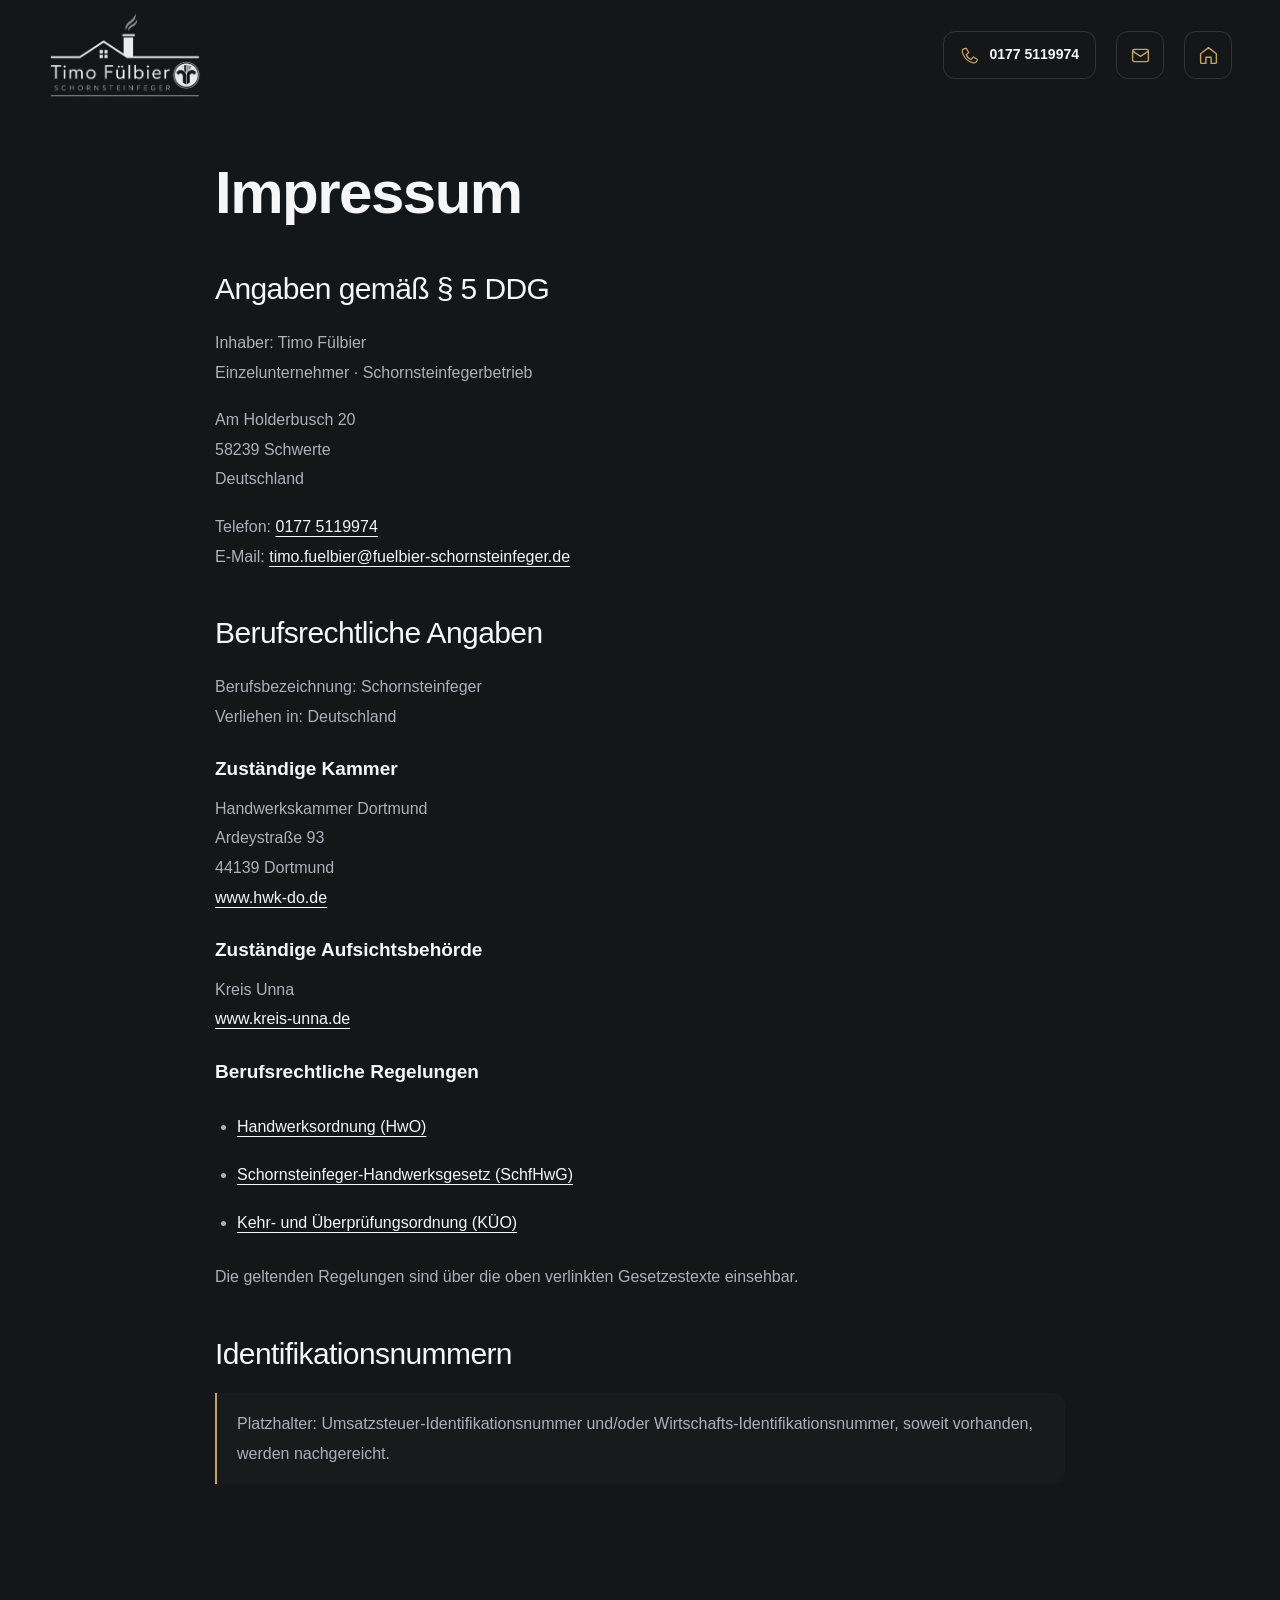
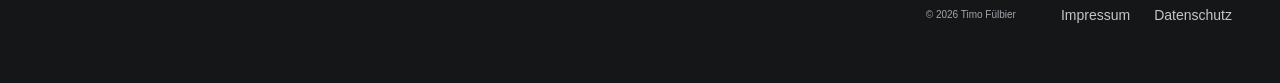
<file: impressum.html>
<!doctype html>
<html lang="de"><head><meta charset="utf-8"><meta name="viewport" content="width=device-width, initial-scale=1"><meta name="theme-color" content="#18191b"><title>Impressum | Timo Fülbier Schornsteinfeger</title><meta name="description" content="Impressum von Timo Fülbier Schornsteinfeger, Am Holderbusch 20, 58239 Schwerte."><link rel="canonical" href="https://fuelbier-schornsteinfeger.de/impressum.html"><link rel="icon" type="image/svg+xml" href="assets/mark.svg"><link rel="stylesheet" href="styles.css"><link rel="stylesheet" href="modern.css"><link rel="stylesheet" href="enhancements.css"></head>
<body class="legal-page"><a class="skip-link" href="#inhalt">Zum Inhalt</a><header class="header legal-site-header">
    <div class="header-inner">
      <a href="index.html#start" class="brand" aria-label="Timo Fülbier Schornsteinfeger – Startseite"><img src="assets/logo-light.png" alt="Timo Fülbier Schornsteinfeger" width="1300" height="760"></a>
      <a class="mobile-header-call" href="tel:+491775119974" aria-label="Jetzt anrufen: 0177 5119974. Montag bis Freitag, 9 bis 17 Uhr" title="Anrufen · Mo–Fr, 9–17 Uhr"><svg class="ui-icon " viewBox="0 0 24 24" fill="none" stroke="currentColor" stroke-width="1.6" stroke-linecap="round" stroke-linejoin="round" aria-hidden="true" focusable="false"><path d="M7 3h3l2 5-3 2c1 3 2 4 5 5l2-3 5 2v3c0 3-3 4-6 3C9 18 6 15 4 9 3 6 4 3 7 3Z"/></svg></a>
      <a class="header-email" href="mailto:timo.fuelbier@fuelbier-schornsteinfeger.de" aria-label="E-Mail an Timo Fülbier schreiben" title="E-Mail schreiben"><svg class="ui-icon" viewBox="0 0 24 24" fill="none" stroke="currentColor" stroke-width="1.6" stroke-linecap="round" stroke-linejoin="round" aria-hidden="true" focusable="false"><rect x="3" y="5" width="18" height="14" rx="2"/><path d="m3 7 9 6 9-6"/></svg></a>
      <a class="header-home" href="index.html#start" aria-label="Zur Startseite" title="Zur Startseite"><svg class="ui-icon" viewBox="0 0 24 24" fill="none" stroke="currentColor" stroke-width="1.6" stroke-linecap="round" stroke-linejoin="round" aria-hidden="true" focusable="false"><path d="m3 10 9-7 9 7v10a1 1 0 0 1-1 1h-5v-7H9v7H4a1 1 0 0 1-1-1Z"/></svg></a>
      <a class="header-phone" href="tel:+491775119974"><svg viewBox="0 0 24 24" aria-hidden="true"><path d="m8 3 3 5-3 3c1 3 3 5 6 6l3-3 5 3c-1 4-3 5-6 4C9 19 5 15 3 8 2 5 4 3 8 3Z"/></svg>0177 5119974</a>
    </div>
  </header><main class="legal-content container" id="inhalt"><h1>Impressum</h1><section><h2>Angaben gemäß § 5 DDG</h2><p>Inhaber: Timo Fülbier<br>Einzelunternehmer · Schornsteinfegerbetrieb</p><p>Am Holderbusch 20<br>58239 Schwerte<br>Deutschland</p><p>Telefon: <a href="tel:+491775119974">0177 5119974</a><br>E-Mail: <a href="mailto:timo.fuelbier@fuelbier-schornsteinfeger.de">timo.fuelbier@fuelbier-schornsteinfeger.de</a></p></section>
<section><h2>Berufsrechtliche Angaben</h2><p>Berufsbezeichnung: Schornsteinfeger<br>Verliehen in: Deutschland</p><h3>Zuständige Kammer</h3><p>Handwerkskammer Dortmund<br>Ardeystraße 93<br>44139 Dortmund<br><a href="https://www.hwk-do.de/">www.hwk-do.de</a></p><h3>Zuständige Aufsichtsbehörde</h3><p>Kreis Unna<br><a href="https://www.kreis-unna.de/">www.kreis-unna.de</a></p><h3>Berufsrechtliche Regelungen</h3><ul><li><a href="https://www.gesetze-im-internet.de/hwo/">Handwerksordnung (HwO)</a></li><li><a href="https://www.gesetze-im-internet.de/schfhwg/">Schornsteinfeger-Handwerksgesetz (SchfHwG)</a></li><li><a href="https://www.gesetze-im-internet.de/k_o/">Kehr- und Überprüfungsordnung (KÜO)</a></li></ul><p>Die geltenden Regelungen sind über die oben verlinkten Gesetzestexte einsehbar.</p></section>
<section><h2>Identifikationsnummern</h2><p class="legal-note">Platzhalter: Umsatzsteuer-Identifikationsnummer und/oder Wirtschafts-Identifikationsnummer, soweit vorhanden, werden nachgereicht.</p></section></main><footer class="footer container"><span class="copyright">© 2026 Timo Fülbier</span><nav class="legal-footer" aria-label="Rechtliche Informationen"><a href="impressum.html" aria-current="page">Impressum</a><a href="datenschutz.html" >Datenschutz</a></nav></footer></body></html>
</file>
<file: styles.css>
:root{--bg:#18191b;--surface:#222326;--text:#f5f5f6;--muted:#afb0b5;--gold:#c3a366;--line:#ffffff1c;--ink:#202124;--max:1220px}
*{box-sizing:border-box}html{scroll-behavior:smooth;scroll-padding-top:120px}body{margin:0;background:var(--bg);color:var(--text);font-family:"Segoe UI",Arial,Helvetica,sans-serif;font-size:16px;line-height:1.65}a{color:inherit;text-decoration:none}button{font:inherit;color:inherit;cursor:pointer}button,a{-webkit-tap-highlight-color:transparent}button:focus-visible,a:focus-visible{outline:2px solid var(--gold);outline-offset:6px}svg{display:block}p,h1,h2,h3{margin:0}p{color:var(--muted)}.container{width:min(var(--max),calc(100% - 96px));margin-inline:auto}.skip-link{position:fixed;top:12px;left:12px;transform:translateY(-150%);z-index:100;background:var(--gold);color:var(--ink);padding:12px}.skip-link:focus{transform:none}.header{position:sticky;top:0;background:#18191bf5;backdrop-filter:blur(14px);z-index:20;border-bottom:1px solid var(--line)}.header-inner{width:min(1380px,calc(100% - 72px));margin:auto;min-height:100px;display:flex;align-items:center;gap:48px}.brand{width:194px;height:72px;display:block;overflow:hidden;background:#fff;border-radius:2px;flex-shrink:0}.brand img{width:100%;height:auto;transform:translateY(-29px)}nav{display:flex;gap:32px;margin-left:auto}nav a{font-size:14px;color:#c4c5c9;padding-block:16px;position:relative}nav a:hover,nav a.active{color:var(--gold)}nav a.active:after{content:'';position:absolute;height:2px;bottom:7px;background:var(--gold);left:0;right:0}.header-phone{border-left:1px solid var(--line);padding-left:30px;display:flex;gap:10px;align-items:center;font-size:14px;font-weight:600;white-space:nowrap}.header-phone svg{width:19px;height:19px;fill:none;stroke:var(--gold);stroke-width:1.5}.menu-toggle{display:none}.hero{padding-top:60px;overflow:hidden;background:radial-gradient(ellipse at 82% 35%,#77798012,transparent 60%)}.hero-grid{display:grid;grid-template-columns:1.08fr 1fr;gap:48px;align-items:center}.hero-copy{padding:30px 0 40px}.eyebrow{font-size:11px;letter-spacing:2.3px;font-weight:600;color:var(--gold);margin-bottom:26px;display:flex;align-items:center;gap:11px}.dot{width:6px;height:6px;border-radius:50%;background:var(--gold)}h1{font-size:clamp(54px,5.5vw,80px);line-height:1.06;letter-spacing:-3.8px;font-weight:500}h1 span{color:var(--gold)}.hero-description{font-size:17px;line-height:1.75;max-width:420px;margin-top:28px}.actions{display:flex;align-items:center;gap:30px;margin-top:35px}.button{display:inline-flex;align-items:center;justify-content:space-between;gap:34px;padding:16px 23px;font-size:14px;font-weight:600;border-radius:3px;transition:background .2s,transform .2s}.button-gold{background:var(--gold);color:var(--ink)}.button:hover{background:#ffffff;transform:translateY(-2px)}.button span{font-size:20px;font-weight:400}.text-link{display:inline-flex;align-items:center;gap:20px;font-size:14px;border-bottom:1px solid #c3a36655;padding-block:10px}.text-link:hover{color:var(--gold)}.availability{font-size:11px;margin-top:25px;display:flex;align-items:center;gap:9px}.mini-line{width:18px;height:1px;background:var(--gold)}.hero-art{position:relative;min-width:0;align-self:stretch;background:linear-gradient(145deg,#303136,#202124 75%);border:1px solid #ffffff0e;border-radius:4px;min-height:535px;overflow:hidden}.art-top,.art-bottom{position:absolute;left:24px;right:24px;display:flex;justify-content:space-between;font-size:8px;letter-spacing:1.5px;color:#b9bac0;z-index:1}.art-top{top:23px}.art-bottom{bottom:20px;font-size:8px;border-top:1px solid #ffffff15;padding-top:15px}.house{position:absolute;width:112%;max-width:none;left:-5%;top:1%;height:94%}.art-label{position:absolute;left:25px;bottom:78px;display:flex;align-items:center;gap:12px;font-size:15px;line-height:1.4}.art-label small{display:block;font-size:7px;letter-spacing:1.7px;color:#acadb3;margin-top:6px}.art-cross{color:var(--gold);font-size:32px;font-weight:200}.hero-foot{border-top:1px solid var(--line);display:flex;justify-content:space-between;align-items:center;margin-top:45px;padding:22px 0;color:#a6a7ad;font-size:11px}.hero-foot a{font-size:9px;letter-spacing:1.8px;display:flex;align-items:center;gap:20px}.hero-foot a span{font-size:18px}.credentials{background:#202124;border-block:1px solid var(--line)}.credentials-inner{display:flex;justify-content:space-between;padding-block:24px;font-size:12px;color:#d0d1d4;gap:24px}.credentials b{color:var(--gold);margin-right:14px;font-weight:400}.section{padding-block:100px}.section-head{display:flex;justify-content:space-between;align-items:flex-end;gap:50px;margin-bottom:47px}.section-head>p{max-width:395px;font-size:14px;margin-bottom:5px}.section-head .eyebrow{margin-bottom:20px}h2{font-size:clamp(34px,3.5vw,48px);line-height:1.18;font-weight:500;letter-spacing:-1.7px}h2 span{color:#a5a6ac}.services{display:grid;grid-template-columns:repeat(4,1fr);border-top:1px solid var(--line);border-left:1px solid var(--line)}.service{padding:32px 26px 34px;border-right:1px solid var(--line);border-bottom:1px solid var(--line);position:relative;transition:background .2s}.service:hover{background:#252629}.service-number{position:absolute;top:22px;right:24px;font-size:10px;color:#96979e}.service svg{width:37px;height:37px;stroke:var(--gold);stroke-width:1.35;fill:none;margin:9px 0 30px;stroke-linejoin:round;stroke-linecap:round}.service h3{font-size:17px;font-weight:500;letter-spacing:-.3px;margin-bottom:14px}.service p{font-size:13px;line-height:1.8}.service-wide{grid-column:1/-1;display:flex;align-items:center;gap:34px;padding:28px 32px}.service-wide svg{margin:0;flex-shrink:0}.service-wide>div{max-width:760px}.service-wide h3{margin-bottom:5px}.service-wide .service-number{right:94px;top:24px}.round-link{margin-left:auto;display:grid;place-items:center;min-width:44px;height:44px;border:1px solid #aaacb566;border-radius:50%;font-size:24px;color:var(--gold)}.team-section{background:#f2f2f3;color:var(--ink)}.team-section p{color:#5e6068}.team-section .eyebrow{color:#71603f}.team-section h2 span{color:#777982}.team-grid{display:grid;grid-template-columns:1fr 1fr;gap:60px}.portrait{height:300px;background:#dcdde0;position:relative;display:flex;align-items:center;justify-content:center;overflow:hidden}.portrait:before,.portrait:after{content:'';position:absolute;border:1px solid #90929d4a;border-radius:50%;width:400px;height:400px;top:90px;right:-75px}.portrait:after{width:270px;height:270px;top:160px;right:-10px}.portrait-jan{background:#d3d4d8}.portrait-initials{font-size:110px;font-weight:400;letter-spacing:-9px;color:#66697655;z-index:1}.portrait-note{position:absolute;bottom:20px;left:22px;letter-spacing:1.6px;font-size:8px;color:#5e616c}.portrait-corner{position:absolute;right:24px;top:16px;font-size:26px;color:#6a6d78}.person-heading{margin-top:26px;margin-bottom:18px;display:flex;flex-direction:column;gap:3px}.person h3{font-size:26px;font-weight:500;letter-spacing:-.7px}.person-heading span{font-size:12px;color:#656872}.person p{font-size:14px;line-height:1.85;margin-top:15px}.person-quote{margin-top:28px;padding-top:25px;border-top:1px solid #62646f33;font-size:24px;line-height:1.4;color:#555862;position:relative;padding-left:45px}.person-quote>span{position:absolute;left:0;top:10px;font-family:Georgia,serif;font-size:65px;color:#a0a2ac}.district-section{display:grid;grid-template-columns:1fr 1fr;gap:85px;align-items:center}.district-art{height:365px;position:relative;background:#222326;border:1px solid var(--line);overflow:hidden}.district-art svg{width:100%;height:100%}.district-overline{position:absolute;left:22px;top:20px;font-size:8px;letter-spacing:1.6px;color:#a9abb3}.map-label{position:absolute;font-size:14px;line-height:1.4}.map-label span{display:block;font-size:7px;letter-spacing:1.3px;margin-top:3px;color:var(--gold)}.map-fr{left:65%;top:58%}.map-sch{left:13%;top:75%;font-size:12px;color:#b4b6bf}.map-sch span{color:#979aa5}.map-note{position:absolute;bottom:13px;left:22px;font-size:8px;color:#a7a9b3}.district-copy h2{margin-bottom:24px}.district-copy p:not(.eyebrow){font-size:14px;margin-top:18px}.district-copy strong{color:#dddde1;font-weight:500}.district-copy .text-link{margin-top:19px}.contact-section{background:#202124;color:var(--text);border-top:1px solid var(--line)}.contact-grid{display:grid;grid-template-columns:1.25fr 1fr;gap:100px}.contact-section .eyebrow{color:#b4b5bc}.contact-section h2{font-size:42px}.contact-section h2 span{color:#a7a9b1}.contact-section p{color:#afb1ba;font-size:14px}.contact-grid>div>p:not(.eyebrow){max-width:410px;margin-top:24px}.contact-number{font-size:clamp(30px,3.2vw,45px);font-weight:500;letter-spacing:-1.7px;display:inline-flex;gap:32px;align-items:center;line-height:1.3;margin-top:28px;white-space:nowrap}.contact-number:hover{text-decoration:underline;text-underline-offset:8px}.contact-number span{font-size:32px}.contact-grid>div>p.contact-hours{margin-top:9px;font-size:12px}.contact-details{padding-left:46px;border-left:1px solid #ffffff20;align-self:center}.contact-details>div+div{margin-top:34px}.detail-label{display:block;font-size:9px;letter-spacing:1.7px;color:#a8aab4;margin-bottom:12px}.email{font-size:18px;line-height:1.55;overflow-wrap:anywhere}.email:hover{text-decoration:underline;text-underline-offset:4px}.contact-details p{font-size:12px;line-height:1.8;margin-top:15px}.contact-details address{font-style:normal;font-size:14px;line-height:1.9}.footer{display:flex;align-items:center;gap:45px;padding-block:38px}.footer-name{font-size:20px;line-height:1.3;letter-spacing:-.6px}.footer-name span{display:block;font-size:7px;letter-spacing:2.7px;color:#a6a8b1;margin-top:5px}.copyright{margin-left:auto;color:#a2a4ad;font-size:10px}.footer-links{display:flex;align-items:center;gap:25px}.footer-links button{border:0;background:transparent;font-size:11px;color:#b4b6bf;min-height:44px}.footer-links .footer-top{display:grid;place-items:center;width:48px;height:48px;border:1px solid var(--line)}.mobile-call{display:none}dialog{background:#f3f3f5;color:var(--ink);border:0;border-radius:5px;padding:34px;max-width:620px;width:calc(100% - 32px);max-height:85vh}dialog::backdrop{background:#101114cc;backdrop-filter:blur(4px)}dialog h2{font-size:28px}dialog p{color:#51535d;font-size:14px;margin-top:20px;overflow-wrap:anywhere}dialog a{text-decoration:underline}dialog a:focus-visible,dialog button:focus-visible{outline-color:#5e5135}.dialog-header{display:flex;align-items:center;justify-content:space-between;gap:20px}.dialog-close{background:transparent;border:1px solid #75778355;min-width:44px;height:44px;font-size:28px;line-height:1}.draft-note{border-left:3px solid #937749;padding-left:12px}.hero:focus{outline:none}
@media(min-width:1500px){.hero{padding-top:80px}.hero-art{min-height:575px}.hero-copy{padding-block:50px}}
@media(max-width:1100px){.header-inner{gap:22px;width:calc(100% - 48px)}nav{gap:22px}.header-phone{padding-left:22px}.container{width:calc(100% - 64px)}.hero-grid{gap:26px}.hero-art{min-height:500px}.hero-copy h1{font-size:64px}.actions{gap:22px}.section{padding-block:80px}.service{padding-inline:20px}.service h3{font-size:16px}.contact-grid{gap:55px}.contact-details{padding-left:30px}.contact-section h2{font-size:36px}.district-section{gap:45px}}
@media(max-width:850px){html{scroll-padding-top:95px}.header-inner{min-height:86px;gap:20px}.brand{width:165px;height:62px}.brand img{transform:translateY(-24px)}.menu-toggle{display:flex;align-items:center;gap:12px;background:transparent;border:1px solid var(--line);border-radius:3px;min-height:44px;padding:9px 14px;font-size:12px;margin-left:auto}.burger{width:18px;height:12px;border-top:1px solid var(--text);border-bottom:1px solid var(--text);position:relative}.burger:before{content:'';position:absolute;left:0;right:0;top:5px;border-top:1px solid var(--text)}nav{display:none;position:absolute;top:100%;left:0;right:0;background:#222326;border-bottom:1px solid var(--line);padding:15px 32px;margin:0;flex-direction:column;gap:0}nav.open{display:flex}nav a{padding:14px 0;border-bottom:1px solid var(--line)}nav a:last-child{border:0}nav a.active:after{display:none}.header-phone{border:0;padding:0;font-size:12px}.hero{padding-top:35px}.hero-copy h1{font-size:54px;letter-spacing:-2.7px}.hero-description{font-size:15px}.hero-art{min-height:450px}.actions{gap:18px;align-items:flex-start;flex-direction:column}.hero-foot{margin-top:24px}.credentials-inner{font-size:10px;gap:14px}.credentials b{margin-right:7px}.section-head{gap:30px}.section-head>p{max-width:320px}.services{grid-template-columns:repeat(2,1fr)}.service{padding:28px}.service-wide{padding:26px;gap:24px}.team-grid{gap:30px}.portrait{height:240px}.district-section{gap:30px}.district-art{height:330px}.contact-grid{gap:35px}.contact-section h2{font-size:32px}.contact-number{font-size:32px;gap:18px}.email{font-size:16px}.footer{gap:20px}.footer-links{gap:14px}}
@media(max-width:600px){.container{width:calc(100% - 40px)}.header-inner{width:calc(100% - 32px);min-height:80px}.brand{width:155px;height:58px}.brand img{transform:translateY(-23px)}.header-phone{display:none}.hero{padding-top:21px}.hero-grid{grid-template-columns:1fr;gap:10px}.hero-copy{padding:24px 0 30px}.eyebrow{font-size:9px;letter-spacing:1.8px;margin-bottom:21px}.hero-copy h1{font-size:clamp(47px,12vw,68px);letter-spacing:-2.6px}.hero-description{font-size:15px;margin-top:23px;max-width:350px}.actions{flex-direction:row;gap:22px;align-items:center;margin-top:27px}.button{padding:14px 17px;font-size:12px;gap:18px}.text-link{font-size:12px;gap:12px}.availability{font-size:10px;margin-top:21px}.hero-art{min-height:365px}.house{width:100%;left:0;top:-11%;height:119%}.art-top,.art-bottom{left:18px;right:18px;font-size:6px}.art-label{bottom:66px;left:19px;font-size:13px}.art-label small{font-size:6px}.hero-foot{margin-top:25px;padding-block:20px;font-size:9px}.hero-foot a{font-size:7px;gap:10px}.credentials-inner{flex-direction:column;align-items:flex-start;padding-block:20px;gap:11px;font-size:12px}.credentials b{margin-right:12px}.section{padding-block:62px}.section-head{display:block;margin-bottom:30px}h2{font-size:36px;letter-spacing:-1.4px}.section-head>p{margin-top:24px;max-width:100%;font-size:14px}.service{padding:25px 18px}.service svg{width:32px;height:32px;margin-bottom:25px}.service h3{font-size:15px;overflow-wrap:anywhere}.service p{font-size:12px}.service-number{right:18px;top:17px}.service-wide{gap:17px;flex-wrap:wrap;padding:24px 18px}.service-wide>div{flex:1;min-width:170px}.service-wide .service-number{display:none}.service-wide .round-link{display:none}.service-wide h3{margin-bottom:10px}.team-grid{grid-template-columns:1fr;gap:42px}.portrait{height:280px}.portrait-initials{font-size:115px}.person-heading{margin-top:20px}.person h3{font-size:26px}.person p{font-size:14px}.person-quote{font-size:22px;margin-top:24px}.district-section{grid-template-columns:1fr;gap:35px}.district-copy{order:-1}.district-art{height:310px}.contact-grid{grid-template-columns:1fr;gap:36px}.contact-section h2{font-size:34px}.contact-number{font-size:38px;letter-spacing:-1.5px;gap:20px}.contact-details{padding-left:0;padding-top:30px;border-left:0;border-top:1px solid #ffffff20}.email{font-size:19px}.footer{padding-block:30px 98px;flex-wrap:wrap;justify-content:space-between;gap:22px}.copyright{margin-left:0}.footer-links{width:100%;justify-content:space-between;gap:15px}.footer-links .footer-top{margin-left:auto}.mobile-call{display:flex;position:fixed;bottom:12px;left:16px;right:16px;z-index:15;background:var(--gold);color:var(--ink);min-height:54px;align-items:center;gap:13px;padding:12px 20px;border-radius:4px;box-shadow:0 6px 24px #0006;font-size:14px;font-weight:600}.mobile-call small{font-size:10px;font-weight:400;margin-left:auto}.mobile-call>span{font-size:24px}.contact-section{scroll-margin-bottom:70px}}
@media(max-width:360px){.actions{gap:14px}.button{gap:12px}.text-link{gap:8px;font-size:11px}.contact-number{font-size:32px}.hero-foot>span{max-width:190px}.mobile-call{padding-inline:14px}.mobile-call small{font-size:9px}}
.brand svg{width:100%;height:100%;padding:4px}
/* Neutral anthracite, crisp white actions and restrained metal accents. */
h1{font-weight:600;letter-spacing:-3px}h1 span{color:var(--text)}
.hero-description{color:#b8b9c0}
.hero-art{background:radial-gradient(ellipse at 50% 35%,#35363c,#202124 75%);border-color:#ffffff12;border-radius:0}
.hero-art:before{content:'';position:absolute;inset:0;background:linear-gradient(130deg,transparent 45%,#ffffff03 45%,#ffffff03 46%,transparent 46%);pointer-events:none}
.eyebrow{color:var(--muted)}.eyebrow .dot{background:var(--gold)}
.button-gold{background:#f3f3f5;color:#1b1c20;border:1px solid #f3f3f5;border-radius:2px;box-shadow:0 1px 0 #fff1}
.button-gold>span{color:#80632e}
.button-gold:hover{background:#fff;box-shadow:0 5px 20px #0002}
.text-link{border-bottom-color:#ffffff35}.text-link>span{color:var(--gold)}
.credentials{background:#1d1e21}.credentials b{color:var(--gold)}
.service svg{stroke:#c8c9d0}.service:hover svg{stroke:var(--gold)}
.service-number{font-variant-numeric:tabular-nums}.round-link{border-color:#ffffff30}
.team-section .eyebrow{color:#747680}.person-quote{color:#52545e}.person-quote>span{color:#a9aab3}
.contact-section .eyebrow{color:var(--gold)}.contact-section h2 span{color:#f0f0f3}
.contact-number{color:#f5f5f7;border-bottom:1px solid #c3a36677;padding-bottom:9px}
.contact-number>span{color:var(--gold)}.contact-number:hover{text-decoration:none;border-color:var(--gold)}
.contact-section .detail-label{color:#c2c3cb}.contact-details{border-color:#ffffff20}
.contact-section address,.contact-section .email{color:#ececf0}
.footer-name{color:#eeeef2}
.mobile-call{background:#f3f3f5;color:#1b1c20;border:1px solid #d9d9de}.mobile-call>span{color:#80632e}
@media(max-width:600px){.services{grid-template-columns:1fr}.service:not(.service-wide){display:grid;grid-template-columns:36px minmax(0,1fr);column-gap:18px;row-gap:11px;padding:28px 21px}.service:not(.service-wide) svg{grid-row:1/3;margin:2px 0 0}.service:not(.service-wide) h3{font-size:17px;margin:0;overflow-wrap:normal}.service:not(.service-wide) p{grid-column:2;font-size:13px}.service-number{top:9px;right:12px;font-size:8px}.service-wide p{font-size:13px}}
@media(prefers-reduced-motion:reduce){html{scroll-behavior:auto}.button,.service{transition:none}.button:hover{transform:none}}
</file>
<file: modern.css>
/* Alternative design. Shared content and navigation remain in styles.css. */
:root{--bg:#151618;--surface:#202124;--text:#f6f6f7;--muted:#afb0b7;--line:#ffffff20;--max:1280px}
body{font-family:"Segoe UI",Arial,Helvetica,sans-serif}
.header{background:#151618;border-bottom:0}
.header-inner{min-height:110px;width:min(var(--max),calc(100% - 96px));display:grid;grid-template-columns:210px 1fr auto;gap:30px;align-items:center}
/* Transparent light logo for the dark header. */
.brand{width:210px;height:90px;background:transparent;border-radius:0}
.brand img{display:block;width:100%;height:100%;object-fit:contain;object-position:left center;padding:0;transform:none;filter:none;mix-blend-mode:normal}
.header-phone{border:1px solid var(--line);border-radius:12px;padding:11px 19px;min-height:46px}
html{scroll-padding-top:125px}
nav{margin-left:0;justify-content:center;gap:30px}nav a{font-size:14px}
.modern-hero{padding-top:54px;background:transparent;overflow:visible}
.modern-intro{display:grid;grid-template-columns:3fr 1fr;gap:50px;align-items:end;margin-bottom:54px}
.modern-intro .eyebrow{font-size:10px;letter-spacing:2px;margin-bottom:22px}
.modern-intro h1{font-size:clamp(58px,6.9vw,99px);line-height:1.04;letter-spacing:-5px;font-weight:650}
.modern-intro h1 span{color:#9b9ca5}
.modern-intro-aside{padding:0 0 6px 20px}
.intro-cross{font-size:44px;line-height:1;display:block;color:var(--gold);margin-bottom:23px}
.modern-intro-aside p{font-size:13px;line-height:1.8;color:#b7b8c0}
.modern-intro-aside .text-link{font-size:11px;margin-top:17px;padding-bottom:8px}
.modern-feature-grid{display:grid;grid-template-columns:1.65fr 1fr .82fr;gap:16px;min-height:340px}
.modern-visual{position:relative;background:radial-gradient(ellipse at 50% 20%,#42444b,#2a2b30 68%);border:1px solid #ffffff15;border-radius:16px;overflow:hidden;min-width:0}
.visual-tag{position:absolute;top:23px;left:25px;font-size:8px;letter-spacing:1.8px;z-index:1;color:#d1d2d8}
.modern-visual .house{width:100%;height:130%;left:0;top:-25%;opacity:.93}
.visual-caption{position:absolute;bottom:0;left:0;right:0;background:linear-gradient(transparent,#1b1c20d9);padding:45px 25px 24px;display:flex;justify-content:space-between;align-items:center;font-size:12px;color:#e1e2e7}
.visual-caption>span:last-child{font-size:25px;color:#ddd}
.modern-contact-tile{background:#f2f2f4;color:#1d1e22;border-radius:16px;padding:26px;display:flex;flex-direction:column;justify-content:space-between;gap:22px}
.tile-topline{font-size:8px;letter-spacing:1.7px;line-height:1.5}
.modern-contact-tile h2{font-size:30px;line-height:1.14;letter-spacing:-1.1px;font-weight:600}
.modern-contact-tile p{font-size:11px;color:#62646d;line-height:1.5;margin-top:12px}
.tile-call{display:flex;justify-content:space-between;gap:20px;align-items:center;background:#202124;border-radius:30px;padding:11px 18px;color:white;font-size:12px;min-height:44px;transition:background .2s}
.tile-call:hover{background:#3c3d44}.tile-call>span{font-size:20px;color:var(--gold)}
.tile-hours{font-size:10px;color:#62646d;line-height:1.9}.tile-hours a{color:#1d1e22;font-size:14px;font-weight:600}
.modern-district-tile{background:#1c1d20;border:1px solid #ffffff26;border-radius:16px;padding:26px;display:flex;flex-direction:column;justify-content:space-between;gap:18px;transition:border-color .2s}
.modern-district-tile:hover{border-color:#c3a36699}.modern-district-tile .tile-topline{color:#b7b8c0}
.modern-district-tile>strong{font-size:100px;letter-spacing:-8px;line-height:.9;font-weight:500;color:#e4e4e9}
.modern-district-tile>strong>span{font-size:8px;letter-spacing:4px;display:block;margin-top:18px;color:#b8b9c1;padding-left:5px}
.modern-district-tile>div>span{font-size:10px;color:#9c9ea8}
.modern-district-tile h2{font-size:22px;letter-spacing:-.7px;line-height:1.4;margin-bottom:18px}
.modern-district-tile>div>.district-tile-bottom{display:flex;align-items:center;justify-content:space-between;gap:10px;border-top:1px solid var(--line);padding-top:15px;font-size:9px;color:#d0d1d8}
.district-tile-bottom>span{font-size:18px;color:var(--gold)}
.modern-hero-bottom{display:flex;justify-content:space-between;gap:25px;padding:28px 3px;border-bottom:1px solid var(--line);font-size:8px;letter-spacing:1.8px;color:#a6a7af}
.section{padding-block:105px}.section-head h2{font-size:52px;letter-spacing:-2.4px;font-weight:600}.section-head .eyebrow{font-size:9px;color:#a9abb5}.section-head>p{font-size:14px;max-width:420px}
.services{grid-template-columns:repeat(2,1fr);gap:15px;border:0}
.service{padding:34px;border:1px solid #ffffff1c;border-radius:14px;background:#1c1d20;display:grid;grid-template-columns:48px minmax(0,1fr);column-gap:24px;row-gap:10px;transition:background .2s,border-color .2s}
.service:hover{background:#232429;border-color:#ffffff40}.service svg{grid-row:1/3;margin:4px 0 0;width:38px;height:38px}.service h3{font-size:23px;margin:0;letter-spacing:-.6px;font-weight:500}.service p{grid-column:2;font-size:13px;max-width:450px;line-height:1.8}.service-number{top:15px;right:20px;font-size:9px}
.service-wide{display:flex;gap:34px;padding:31px 34px}.service-wide h3{font-size:23px;margin-bottom:6px}.service-wide .service-number{display:none}.service-wide svg{margin:0}
.team-section{background:#ededf0;border-radius:28px;margin:0 20px;overflow:hidden}.team-section .section-head .eyebrow{color:#656772}.team-section h2 span{color:#82848e}.team-grid{gap:36px}.portrait{border-radius:16px;height:340px;background:linear-gradient(135deg,#dadbe0,#c8c9d0)}.portrait-jan{background:linear-gradient(135deg,#c7c8cf,#d9dae0)}.portrait-initials{font-size:135px;font-weight:600}.person-heading{margin-top:26px}.person h3{font-size:29px;font-weight:600}.person p{max-width:530px}.person-quote{font-size:27px}
.district-art{border-radius:16px;background:#202124}.district-copy h2{font-size:47px;letter-spacing:-2px;font-weight:600}
.contact-section{margin:0 20px;border-radius:28px;background:#eeeeF1;border:0;color:#202124}.contact-section .eyebrow{color:#72613c}.contact-section h2{font-size:49px;letter-spacing:-2.3px;font-weight:600}.contact-section h2 span{color:#767883}.contact-section p{color:#5f616b}.contact-number{color:#202124;font-size:46px;border-color:#8f795655;font-weight:600}.contact-details{border-color:#20212425}.contact-section .detail-label{color:#656773}.contact-section .email,.contact-section address{color:#292a31}.contact-grid{gap:70px}.contact-details p{font-size:12px}
.footer{padding-block:45px}.footer-name{font-weight:600}.mobile-call{border-radius:30px}
@media(min-width:1500px){.modern-hero{padding-top:30px}}
@media(max-width:1100px){.modern-intro{gap:25px;grid-template-columns:2.8fr 1fr}.modern-intro h1{font-size:76px;letter-spacing:-4px}.modern-intro-aside{padding-left:0}.modern-feature-grid{grid-template-columns:1.3fr 1fr .85fr}.modern-contact-tile,.modern-district-tile{padding:22px}.modern-contact-tile h2{font-size:27px}.modern-district-tile h2{font-size:19px}.modern-district-tile>strong{font-size:90px}.section-head h2{font-size:46px}.service h3{font-size:20px}.service{padding:30px 26px;gap:16px}.contact-section h2{font-size:38px}.contact-number{font-size:38px}.contact-grid{gap:40px}.team-section,.contact-section{margin-inline:16px}}
@media(max-width:850px){.header-inner{min-height:86px}.header-phone{padding:9px 14px}.modern-intro{grid-template-columns:2.3fr 1fr}.modern-intro h1{font-size:64px;letter-spacing:-3px}.modern-intro-aside p{font-size:12px}.intro-cross{font-size:34px;margin-bottom:17px}.modern-intro-aside .text-link{font-size:10px;gap:12px}.modern-feature-grid{grid-template-columns:1.1fr 1fr}.modern-district-tile{grid-column:1/-1;flex-direction:row;align-items:center;padding:20px 24px}.modern-district-tile>strong{font-size:62px;letter-spacing:-4px}.modern-district-tile>strong>span{display:inline;font-size:9px;letter-spacing:2px;margin:0 0 0 18px;vertical-align:middle}.modern-district-tile>div{min-width:150px}.modern-district-tile h2{font-size:22px;margin-bottom:8px}.modern-district-tile>div>.district-tile-bottom{padding-top:7px}.modern-visual{min-height:330px}.modern-hero-bottom{font-size:7px;letter-spacing:1px;gap:12px}.service{grid-template-columns:34px minmax(0,1fr);padding:27px 23px;gap:12px}.service svg{width:30px}.service h3{font-size:18px;overflow-wrap:anywhere}.service p{font-size:12px}.service-wide{display:flex;gap:24px}.section{padding-block:75px}.section-head h2{font-size:41px}.portrait{height:260px}.contact-section h2{font-size:31px}.contact-number{font-size:32px;gap:18px}.contact-grid{gap:25px}.contact-details{padding-left:24px}}
@media(max-width:600px){.header-inner{min-height:80px}.modern-hero{padding-top:12px}.design-switch{margin-bottom:36px;gap:6px;flex-wrap:wrap}.design-switch>span{width:100%;font-size:7px;margin:0 0 6px;letter-spacing:1.3px}.design-switch a{padding:7px 13px;font-size:10px;min-height:34px}.modern-intro{grid-template-columns:1fr;gap:24px;margin-bottom:30px}.modern-intro h1{font-size:clamp(37px,10.8vw,65px);line-height:1.08;letter-spacing:-2.3px}.modern-intro .eyebrow{font-size:8px;letter-spacing:1.6px;margin-bottom:18px}.modern-intro-aside{display:grid;grid-template-columns:35px minmax(0,1fr);column-gap:16px;row-gap:12px;align-items:start}.intro-cross{font-size:32px;margin:1px 0 0;grid-row:1/3}.modern-intro-aside p{font-size:13px}.modern-intro-aside p br{display:none}.modern-intro-aside .text-link{grid-column:2;font-size:11px;margin:0;justify-self:start}.modern-feature-grid{grid-template-columns:1fr;gap:12px}.modern-visual{height:295px;min-height:0;border-radius:14px}.modern-visual .house{height:143%;top:-27%;width:100%}.visual-tag{top:20px;left:22px;font-size:7px}.visual-caption{padding:40px 22px 20px;font-size:12px}.modern-contact-tile{padding:24px;display:grid;grid-template-columns:1fr 1fr;column-gap:15px;row-gap:20px;border-radius:14px}.modern-contact-tile .tile-topline{grid-column:1/-1}.modern-contact-tile h2{font-size:26px;letter-spacing:-1px}.modern-contact-tile p{font-size:10px;max-width:155px}.tile-call{align-self:center;font-size:11px;padding:10px 14px;gap:8px}.tile-hours{grid-column:1/-1;display:flex;justify-content:space-between;align-items:center;font-size:10px}.tile-hours br{display:none}.tile-hours a{font-size:15px}.modern-district-tile{grid-column:1;gap:12px;flex-wrap:wrap;padding:23px;border-radius:14px}.modern-district-tile .tile-topline{width:100%;font-size:8px}.modern-district-tile>strong{font-size:66px}.modern-district-tile>strong>span{display:block;font-size:7px;margin:12px 0 0}.modern-district-tile>div{min-width:160px}.modern-district-tile h2{font-size:23px}.modern-hero-bottom{flex-direction:column;gap:10px;padding:24px 0;letter-spacing:1.2px;font-size:8px}.section{padding-block:60px}.section-head h2{font-size:36px;letter-spacing:-1.8px}.section-head>p{font-size:13px}.services{grid-template-columns:1fr;gap:11px}.service:not(.service-wide){padding:27px 22px;grid-template-columns:33px minmax(0,1fr);gap:12px 17px}.service:not(.service-wide) h3{font-size:19px;letter-spacing:-.5px;overflow-wrap:normal}.service:not(.service-wide) p{font-size:13px}.service-number{top:9px;right:14px;font-size:8px}.service-wide{padding:27px 22px;gap:17px}.service-wide svg{width:30px}.service-wide h3{font-size:19px}.service-wide .round-link{display:none}.service-wide>div{min-width:0;flex:1}.team-section,.contact-section{margin:0 9px;border-radius:18px}.team-section .container,.contact-section .container{width:calc(100% - 38px)}.portrait{height:290px;border-radius:12px}.person h3{font-size:27px}.person-quote{font-size:23px}.district-copy h2{font-size:36px;letter-spacing:-1.8px}.district-art{border-radius:12px}.contact-section h2{font-size:33px;letter-spacing:-1.6px}.contact-number{font-size:35px;letter-spacing:-1px}.contact-details{padding-left:0;border-color:#20212425}.contact-details .email{font-size:18px}.footer{padding-block:35px 100px}}
@media(max-width:360px){.modern-contact-tile{padding:20px}.modern-contact-tile h2{font-size:23px}.tile-call{padding:10px 12px;font-size:10px}.modern-district-tile{padding:20px}.modern-district-tile>div{min-width:140px}.modern-district-tile h2{font-size:21px}.contact-number{font-size:30px}}
@media(prefers-reduced-motion:reduce){.service,.tile-call,.modern-district-tile{transition:none}}
@media(max-width:1100px){.header-inner{width:calc(100% - 64px);grid-template-columns:180px 1fr auto;gap:22px}.brand{width:180px;height:86px}nav{gap:22px}nav a{font-size:13px}}
@media(max-width:850px){.header-inner{min-height:100px;grid-template-columns:1fr auto auto;gap:18px}.brand{width:180px;height:84px}.menu-toggle{margin:0;justify-self:end;min-width:94px;justify-content:center}nav{justify-content:flex-start;gap:0}html{scroll-padding-top:115px}.modern-hero{padding-top:35px}}
@media(max-width:600px){.header-inner{width:calc(100% - 40px);min-height:94px;grid-template-columns:1fr auto;gap:16px}.brand{width:170px;height:78px}.menu-toggle{min-width:88px;min-height:44px;padding:10px 12px}.header-phone{display:none}html{scroll-padding-top:108px}.modern-hero{padding-top:28px}}
@media(max-width:360px){.brand{width:152px;height:72px}.header-inner{gap:12px;min-height:88px}html{scroll-padding-top:102px}}
/* SVG icons keep the same shape and CSS color on iOS, Android and desktop. */
.ui-icon{display:inline-block;width:1em;height:1em;vertical-align:-.15em;flex-shrink:0}
.text-link .ui-icon,.tile-call .ui-icon,.district-tile-bottom .ui-icon{width:20px;height:20px}
.contact-number .ui-icon{width:30px;height:30px}
.email .ui-icon{width:18px;height:18px}
.intro-cross .star-icon{width:1em;height:1em;display:block}
.round-link .ui-icon{width:23px;height:23px}
.footer-links>a .ui-icon{width:20px;height:20px}
.mobile-header-call{display:none}
@media(max-width:850px){
  .header-inner{grid-template-columns:minmax(0,1fr) auto auto}
  .brand{grid-column:1;grid-row:1;max-width:180px;width:100%}
  .mobile-header-call{grid-column:2;grid-row:1;display:flex;align-items:center;justify-content:center;width:44px;height:44px;border:1px solid var(--line);border-radius:12px;color:var(--gold)}
  .mobile-header-call .ui-icon{width:21px;height:21px}
  .mobile-header-call:hover{background:#ffffff0a;border-color:#c3a36688}
  .menu-toggle{grid-column:3;grid-row:1}
  .header-phone{display:none}
}
@media(max-width:600px){
  .header-inner{grid-template-columns:minmax(0,1fr) 44px 44px;gap:10px}
  .brand{max-width:170px}
  .menu-toggle{width:44px;min-width:44px;height:44px;padding:0;border-radius:12px}
  .menu-toggle>span:first-child{position:absolute;width:1px;height:1px;margin:-1px;padding:0;overflow:hidden;clip-path:inset(50%);white-space:nowrap}
  .footer{padding-bottom:35px}
}
/* Compact email access alongside the telephone on every screen size. */
.header-inner{grid-template-columns:210px minmax(0,1fr) auto 44px;column-gap:20px}
.header-email{grid-column:4;grid-row:1;display:flex;align-items:center;justify-content:center;width:44px;height:44px;border:1px solid var(--line);border-radius:12px;color:var(--gold)}
.header-email .ui-icon{width:21px;height:21px}
.header-email:hover{background:#ffffff0a;border-color:#c3a36688}
@media(max-width:1100px){.header-inner{grid-template-columns:180px minmax(0,1fr) auto 44px;column-gap:16px}}
@media(max-width:850px){.header-inner{grid-template-columns:minmax(0,1fr) 44px 44px auto;column-gap:12px}.header-email{grid-column:3}.menu-toggle{grid-column:4}}
@media(max-width:600px){.header-inner{grid-template-columns:minmax(0,1fr) 44px 44px 44px;column-gap:8px}}
/* Illustrated geography with a separate, explicit statement of coverage. */
.district-map{margin:0;border:1px solid var(--line);border-radius:16px;overflow:hidden;background:var(--surface);min-width:0}
.district-map-heading{display:flex;justify-content:space-between;gap:16px;padding:20px 22px;font-size:10px;letter-spacing:1.6px;color:var(--muted)}
.district-map-heading span:last-child{color:var(--gold)}
.district-map iframe{display:block;width:100%;height:340px;border:0;background:#e9e7e3}
.district-map figcaption{display:flex;justify-content:space-between;gap:12px;align-items:center;flex-wrap:wrap;padding:14px 20px;font-size:10px;line-height:1.6;color:var(--muted)}
.district-map figcaption a{display:inline-flex;align-items:center;min-height:32px;color:var(--text);text-decoration:underline;text-underline-offset:4px}
.district-coverage{margin-top:26px;padding-top:24px;border-top:1px solid var(--line)}
.district-coverage h3{font-size:17px;font-weight:500;margin:0 0 10px}
.district-coverage p{margin-top:0}
.district-coverage ul{display:flex;flex-wrap:wrap;gap:8px;list-style:none;margin:18px 0;padding:0}
.district-coverage li{border:1px solid #c3a36655;border-radius:8px;padding:7px 12px;font-size:13px;color:var(--text)}
.district-coverage .district-core{margin-bottom:0}
@media(max-width:850px){.district-section{grid-template-columns:1fr;gap:32px}.district-copy{order:-1}.district-map iframe{height:360px}}
@media(max-width:600px){.district-map-heading{padding:17px 18px;font-size:9px}.district-map iframe{height:310px}.district-map figcaption{padding:12px 16px}.district-coverage{margin-top:22px}.district-coverage li{font-size:12px}}
.district-landscape{display:block;width:100%;height:auto;background:#202124}
.district-illustration figcaption{font-size:10px;border-top:1px solid var(--line);padding-block:18px}
</file>
<file: enhancements.css>
/* Mobile-first conversion and accessibility layer; retains the existing palette and sections. */
:root{--touch-size:48px}
a,button,summary{touch-action:manipulation}
button:focus-visible,a:focus-visible,summary:focus-visible{outline:2px solid var(--gold);outline-offset:4px}
.contact-section a:focus-visible,dialog a:focus-visible,dialog button:focus-visible{outline-color:#80632e}
.header{position:sticky;top:0;backdrop-filter:none}
.header-inner{width:calc(100% - 32px);min-height:88px;grid-template-columns:minmax(0,1fr) 48px 48px 48px;gap:8px;position:relative}
.brand{grid-column:1;grid-row:1;width:100%;max-width:170px;height:72px;min-width:48px}
.brand img{object-fit:contain;transform:none}
.mobile-header-call,.header-email,.menu-toggle{width:48px;height:48px;min-width:48px;min-height:48px;border-radius:12px;padding:0;display:flex;align-items:center;justify-content:center;grid-row:1}
.mobile-header-call{grid-column:2;background:transparent;color:var(--gold);border:1px solid var(--line)}
.mobile-header-call:hover{background:#ffffff0a;border-color:#c3a36688}
.header-email{grid-column:3}.menu-toggle{grid-column:4;margin:0}
.menu-toggle>span:first-child{position:absolute;width:1px;height:1px;margin:-1px;overflow:hidden;clip-path:inset(50%);white-space:nowrap}
.header-phone{display:none}
#navigation{position:static;grid-column:1/-1;display:flex;flex-direction:column;margin:0;width:100%;background:#151618;padding:8px 0;gap:0}
.js #navigation{display:none;position:absolute;top:100%;left:-16px;width:calc(100% + 32px);padding:12px 20px;border:1px solid var(--line);border-radius:0 0 16px 16px}
.js #navigation.open{display:flex}
#navigation a{display:flex;align-items:center;min-height:48px;min-width:48px;padding:12px 8px;font-size:15px}
html{scroll-padding-top:104px}
.tile-call,.text-link,.round-link,.contact-number,.email,.tile-hours a,.footer a,.footer button,.dialog-close{min-height:48px;min-width:48px}
.tile-hours a,.footer a,.footer button{display:inline-flex;align-items:center}
.tile-hours a{white-space:nowrap}
.footer-name{flex-direction:column;align-items:flex-start!important;justify-content:center}
.footer-links{align-items:center}.footer-links>a{justify-content:center}
.round-link,.dialog-close{width:48px;height:48px}
.email{display:block;overflow-wrap:anywhere}
.team-intro{max-width:900px;margin-bottom:36px;font-size:15px;line-height:1.8}
.faq-section{padding-top:64px}
.faq-list{border-top:1px solid var(--line)}
.faq-list details{border-bottom:1px solid var(--line);padding-block:8px}
.faq-list summary{min-height:56px;cursor:pointer;position:relative;padding:14px 32px 14px 0;list-style:none}
.faq-list summary::-webkit-details-marker{display:none}
.faq-list summary:after{content:'+';position:absolute;right:4px;top:12px;color:var(--gold);font-size:24px;line-height:1}
.faq-list details[open] summary:after{content:'−'}
.faq-list h3{font-size:17px;font-weight:500;line-height:1.45;letter-spacing:0}
.faq-list p{max-width:800px;font-size:15px;line-height:1.8;padding:0 0 18px}
.faq-list p a{display:inline-flex;align-items:center;min-height:48px;min-width:48px;text-decoration:underline;text-underline-offset:4px;color:var(--text)}
@media(min-width:601px){
 .header-inner{width:calc(100% - 64px);min-height:100px;gap:12px}.brand{max-width:180px;height:84px}
 .faq-list h3{font-size:20px}
}
@media(min-width:1101px){
 .header-inner{width:min(var(--max),calc(100% - 96px));min-height:110px;grid-template-columns:210px minmax(0,1fr) auto 48px;gap:20px}
 .brand{max-width:210px;height:90px}.mobile-header-call,.menu-toggle{display:none}
 .header-email{grid-column:4}.header-phone{grid-column:3;grid-row:1;display:flex;min-height:48px;padding:11px 16px}
 #navigation,.js #navigation,.js #navigation.open{display:flex;position:static;grid-column:2;grid-row:1;flex-direction:row;justify-content:center;width:auto;padding:0;background:transparent;border:0;gap:16px}
 #navigation a{padding:12px 0;font-size:14px;border:0}
 html{scroll-padding-top:125px}
}
@media(prefers-reduced-motion:reduce){html{scroll-behavior:auto}}

/* Standalone legal pages use the existing local assets and system fonts. */
.footer-links>a{margin-left:0}.footer-links>a:last-child{margin-left:auto}
.legal-header{display:flex;align-items:center;justify-content:space-between;gap:20px;min-height:110px}
.legal-back,.legal-footer a{display:inline-flex;align-items:center;min-height:48px;min-width:48px;gap:12px}
.legal-content{max-width:850px;padding-block:48px 80px;overflow-wrap:anywhere}
.legal-content h1{font-size:clamp(32px,7vw,60px);line-height:1.15;letter-spacing:-1.5px;margin-bottom:32px}
.legal-content h2{font-size:clamp(23px,4vw,30px);line-height:1.3;letter-spacing:-.6px;margin-bottom:20px}
.legal-content h3{font-size:19px;line-height:1.5;margin:24px 0 10px}
.legal-content section{margin-top:42px}.legal-content p,.legal-content li{font-size:16px;line-height:1.85;color:var(--muted)}
.legal-content p+p{margin-top:18px}.legal-content a{color:var(--text);text-decoration:underline;text-underline-offset:4px}
.legal-content li>a{display:inline-flex;align-items:center;min-height:48px}.legal-content ul{padding-left:22px}
.legal-note{border-left:2px solid var(--gold);padding:16px 20px;background:#ffffff04;border-radius:0 12px 12px 0}
.legal-date{margin-top:42px}.legal-footer{display:flex;position:static;flex-direction:row;background:none;border:0;padding:0;gap:24px}
.legal-page .footer{padding-block:24px 40px}.legal-back{font-size:14px}.legal-page .brand{flex-shrink:0;max-width:170px}
@media(max-width:360px){.legal-page .brand{max-width:145px}.legal-back{font-size:12px;gap:6px}}

/* Footer legal navigation is text, with generous invisible touch targets. */
.footer-links{gap:24px;justify-content:flex-start}
.footer-links>a:not(.footer-top){width:auto;height:auto;min-height:48px;padding:8px 0;border:0;border-radius:0;background:transparent;font-size:14px;line-height:1.4;color:var(--muted);white-space:nowrap;text-decoration:none}
.footer-links>a:not(.footer-top):hover,.legal-footer a:hover{color:var(--text);text-decoration:underline;text-underline-offset:5px}
.footer-top{border-radius:12px;flex-shrink:0}

/* Legal pages share the main header; home replaces the mobile menu. */
.header-home{grid-column:4;grid-row:1;display:flex;align-items:center;justify-content:center;gap:10px;width:48px;height:48px;min-width:48px;min-height:48px;padding:0;border:1px solid var(--line);border-radius:12px;color:var(--gold)}
.header-home .ui-icon{width:21px;height:21px}
.header-home:hover{background:#ffffff0a;border-color:#c3a36688}
@media(min-width:1101px){
 .legal-site-header .header-inner{grid-template-columns:minmax(210px,1fr) auto 48px auto}
 .legal-site-header .header-phone{grid-column:2}.legal-site-header .header-email{grid-column:3}
}
</file>
